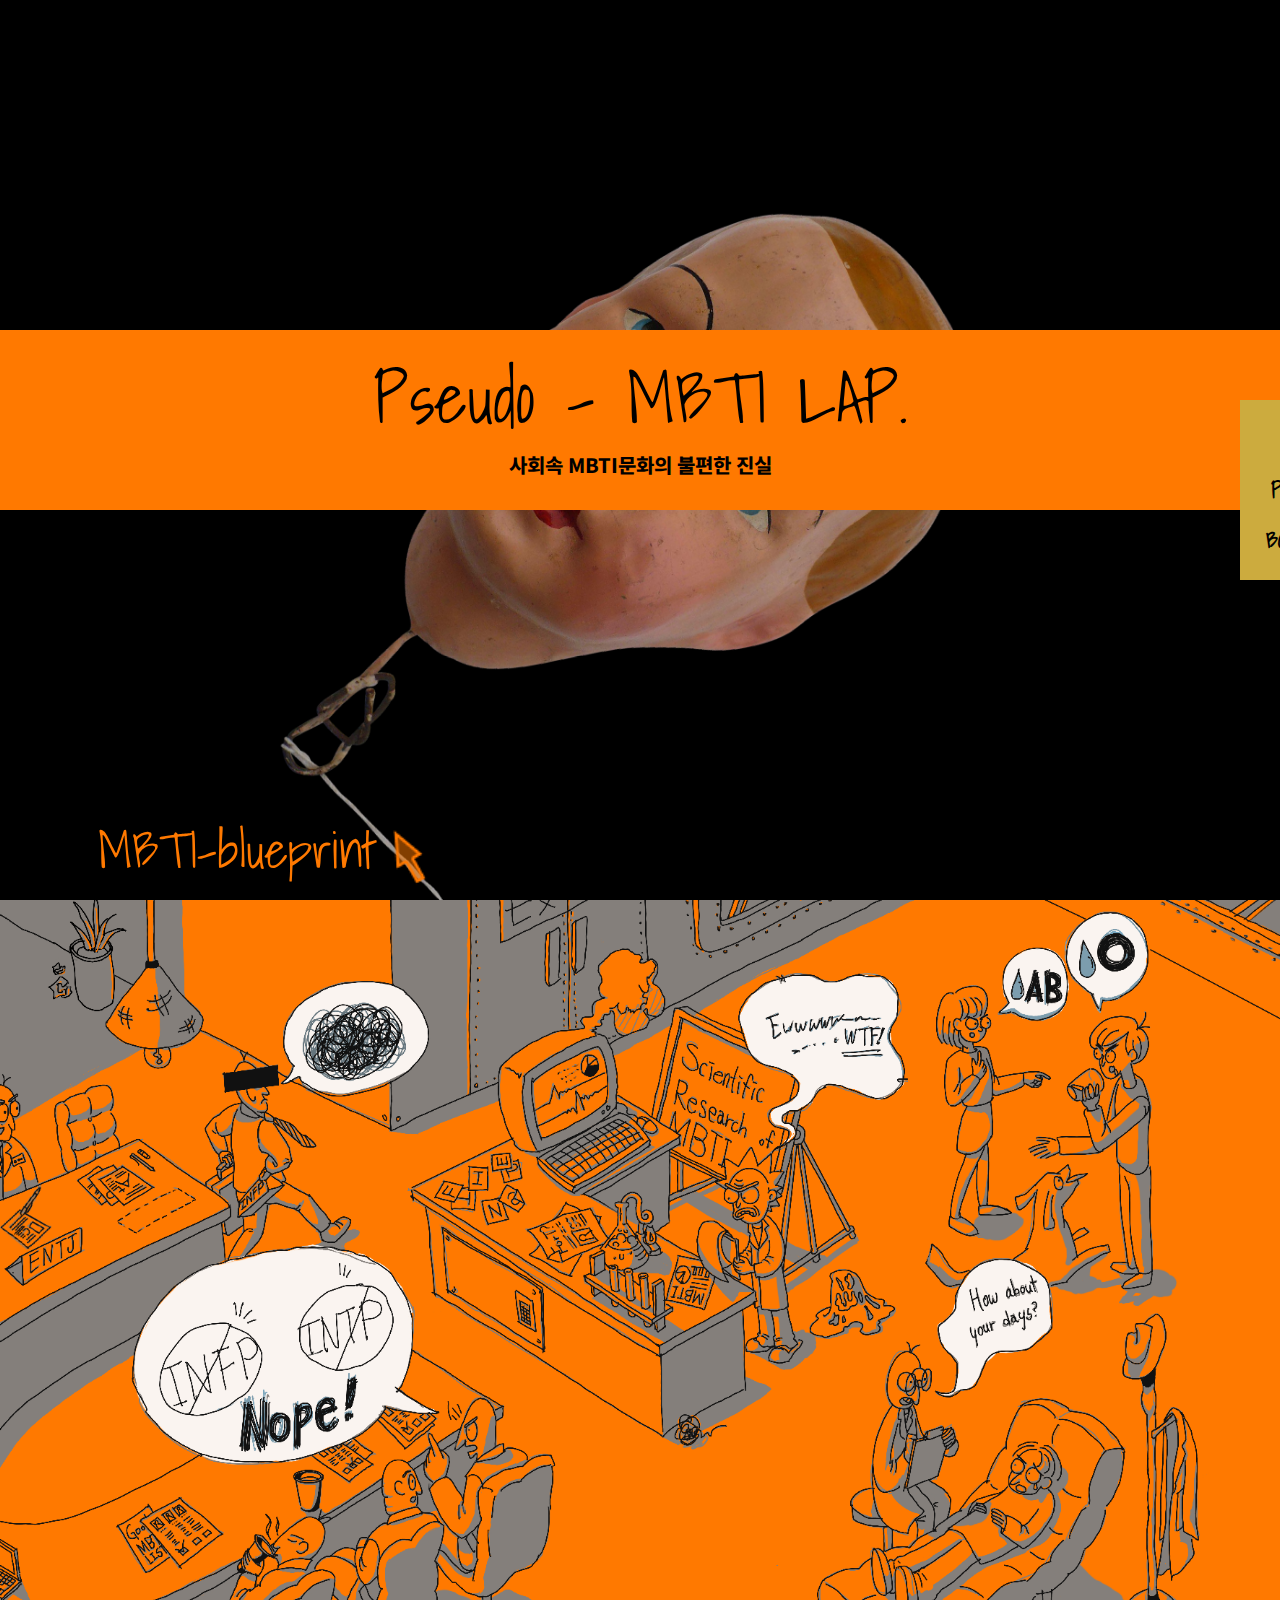
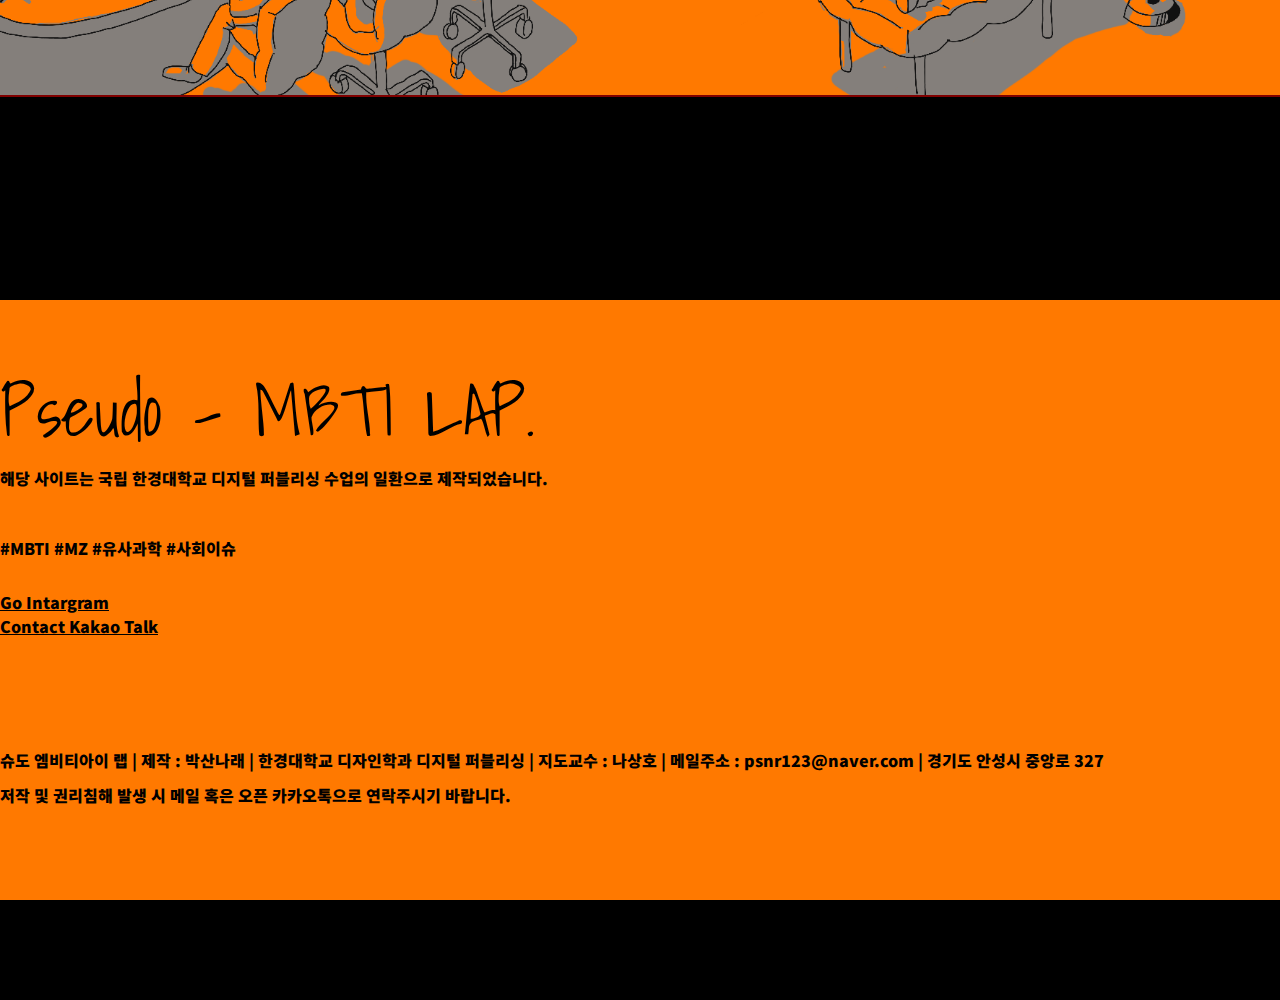
<file: index.html>
<!DOCTYPE html>
<html lang="en">
<head>
    <meta charset="UTF-8">
    <meta http-equiv="X-UA-Compatible" content="IE=edge">
    <meta name="viewport" content="width=device-width, initial-scale=1.0">
    <title>Pseudo - MBTI LAP.</title>
    <link rel="stylesheet" href="myStyle.css">
    <script src="script.js" defer></script>
    <link rel="icon" href="images/favicon.png" type="image.png">
</head>

<body>


    <div id="mainContainer">
            <div id="floatMenu2"> <img src="images/pngegg (3).png" alt="My Image" width="791.81" height="791.81">
        </div>
    
        <section id="beforeheader" clickVal = "0">
            <div class="row">
                <div class="h-300"></div>
            </div>
        </section>
        <section id="header">
            <div>
                <div id="headertitle">
                    <div class="col-6 h-50">
                    </div>
                    <div class="col-6 h-50">
                        <h1 class="text-undertitle text-35h text-en text-bl text-center">Pseudo - MBTI LAP.</h1>
                        <p class="text-overtitle text-kr text-100h text-center">사회속 MBTI문화의 불편한 진실</p>
                    </div>
                </div>
            </div>
        </section>
        <section id="beforeheader">
                <div class="row h-300"></div>
        </section>
        <div id="floatMenu">
            <ul id="menuList">
                <li clickVal = "0"class="text-en text-bsn2 text-50h" > TOP </li>
                <li clickVal = "4" class="text-en text-bsn1 text-50h" > PS.LAB </li>
                <li clickVal = "5" class="text-en text-bsn2 text-50h" > BOTTOM </li>
            </ul>
        </div>
        
        <section id="underheader" clickVal = "4">
            <div class="col-5 row h-15">
                <h1 class="text-date2 text-15h text-en text-or text-center">MBTI-blueprint
                </h1><img id="mouse" src="images/mouse.png">
            </div>
        </section>

        <section id="mainimg" clickVal = "5">
            <div class="row">
                <div class="h-792">
                    <div class="rel">
                        <div class="parent"><img class="image-fit" src="images/ss.PNG">
                                <a id="bt1" class="kids bt_custom" href="page01.html" ><img src="images/p1_hover.png"></a>
                                <a id="bt2" class="kids bt_custom" href="page01.html" ><img src="images/p2_hover.png"></a>
                                <a id="bt3" class="kids bt_custom" href="page01.html" ><img src="images/p3_hover.png"></a>
                                <a id="bt4" class="kids bt_custom" href="page01.html" ><img src="images/p4_hover.png"></a>
                        </div>

                    </div>
                
                </div>
            </div>
        </section>

        <section id="footer" clickVal = "6">
            <div class="row">
                <div>
                    <div class="col-11 h-500 bg-or">
                        <h1 class=" text-l text-en text-35h text-undertitle text-bl"><br><br></h1>
                        <h1 class="text-l text-en text-80h text-undertitle text-bl">Pseudo - MBTI LAP.</h1>
                        <br>
                        <h1 class="text-1 text-35h text-kr text-footertext text-bl">해당 사이트는 국립 한경대학교 디지털 퍼블리싱 수업의 일환으로 제작되었습니다.
                        </h1>
                        <h1 class="text-l text-35h text-en text-kr text-footertext text-bl"><br> #MBTI  #MZ #유사과학 #사회이슈</h1>
    
                        <a href="https://instagram.com/pseudo_mbtilab?igshid=YmMyMTA2M2Y=" class="text-l text-en text-20h text-kr text-footertext text-bl text-underline"> <br>Go Intargram </a>
                        <a href="https://open.kakao.com/o/gzA0fPle" class="text-l text-en text-20h text-kr text-footertext text-bl text-underline"> <br>Contact Kakao Talk</a>
                        <h1 class="text-l text-en text-35h text-kr text-footertext text-bl"><br><br><br>슈도 엠비티아이 랩 | 제작 : 박산나래 | 한경대학교 디자인학과 디지털 퍼블리싱 | 지도교수 : 나상호 | 메일주소 : psnr123@naver.com | 경기도 안성시 중앙로 327<br>
                        저작 및 권리침해 발생 시 메일 혹은 오픈 카카오톡으로 연락주시기 바랍니다.</h1>
                    </div>
                </div>
            </div>
        </section>
        <section id="underfooter">
            <div class="row">

            </div>
        </section>
        
    </div>
</body>
</html>
</file>
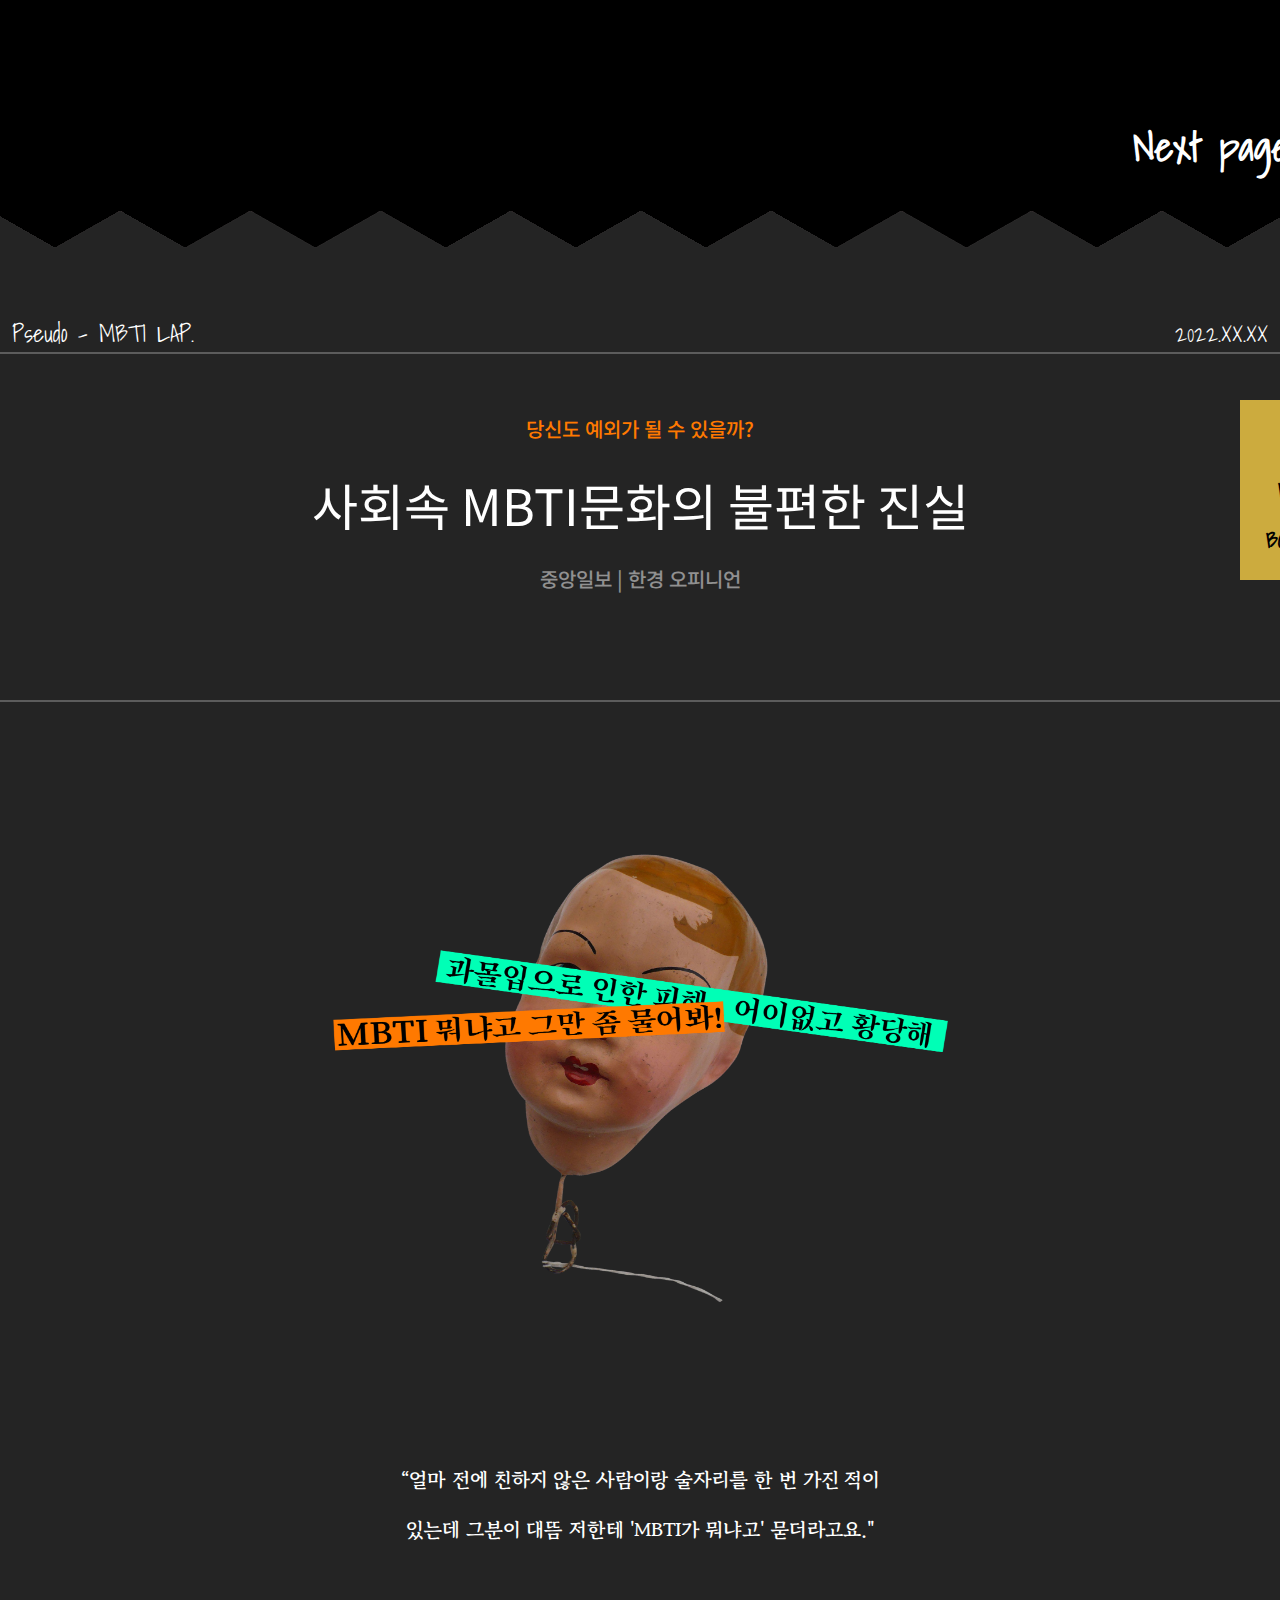
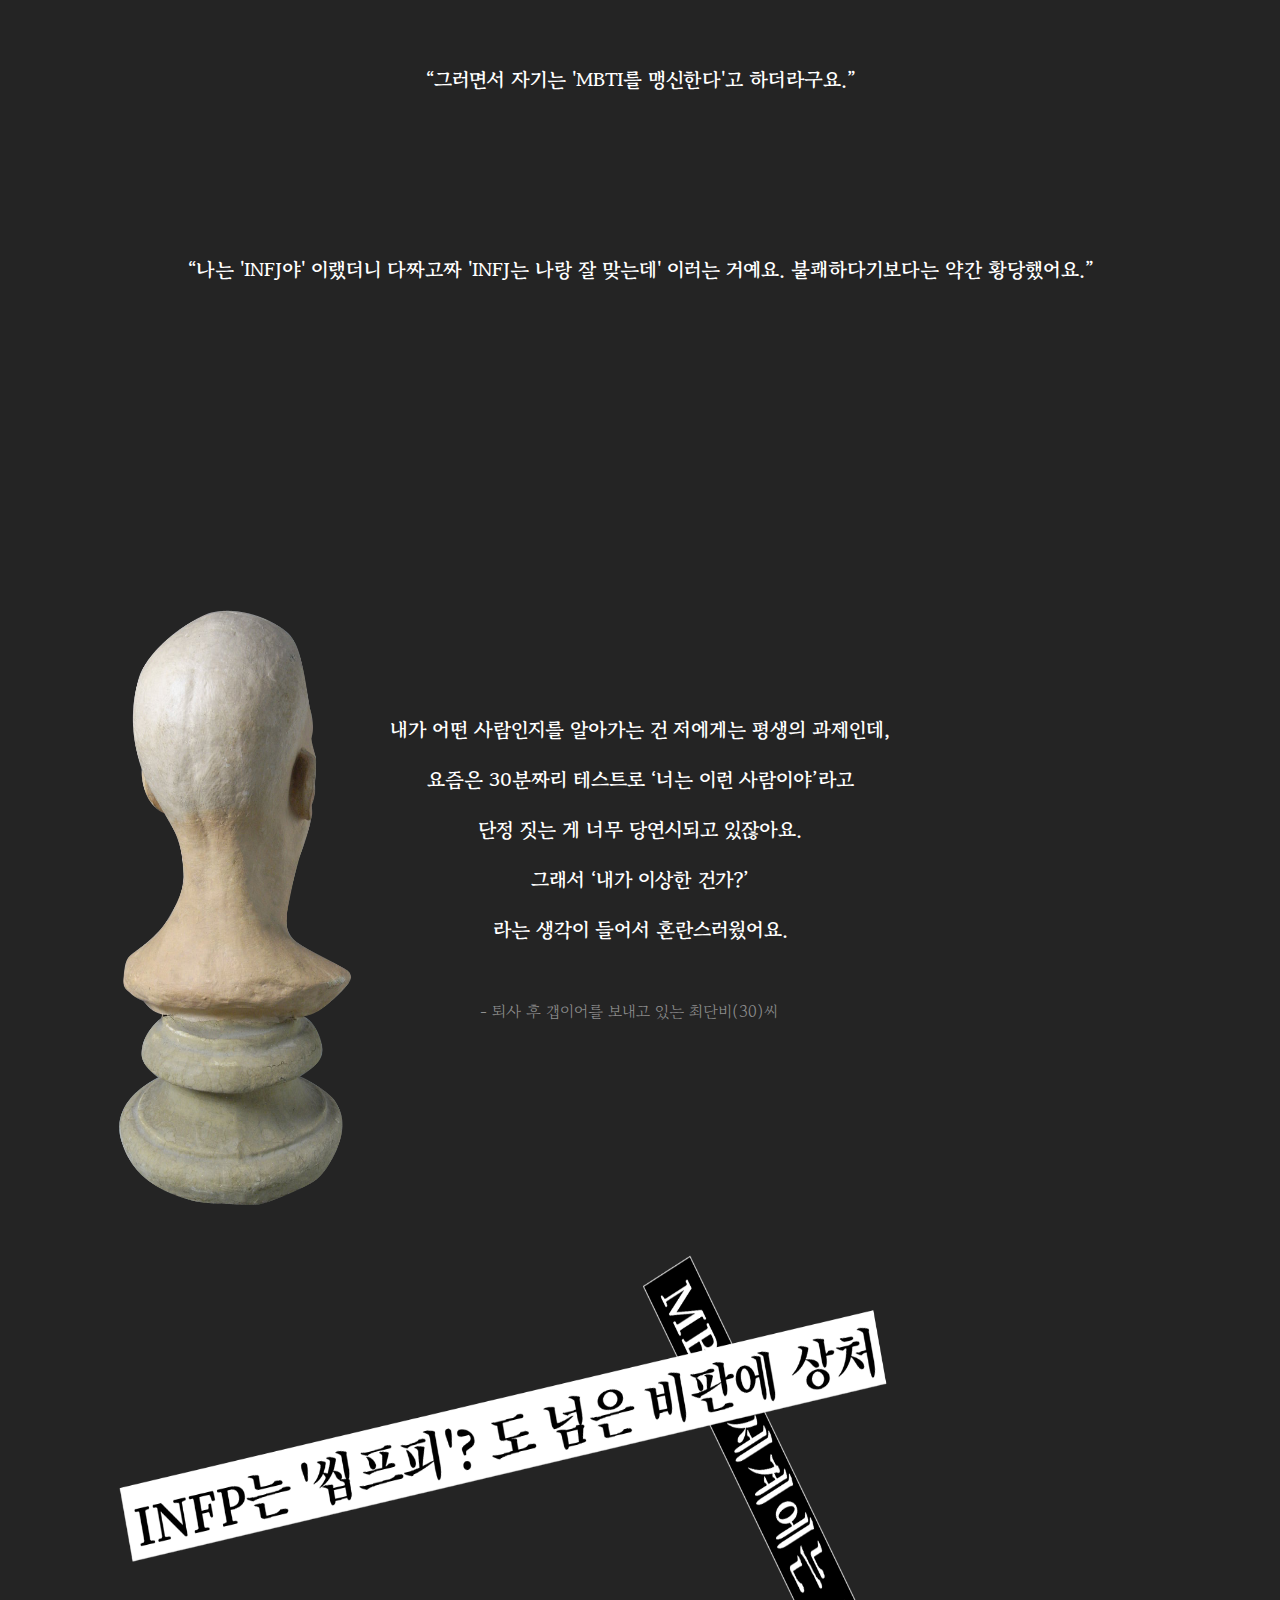
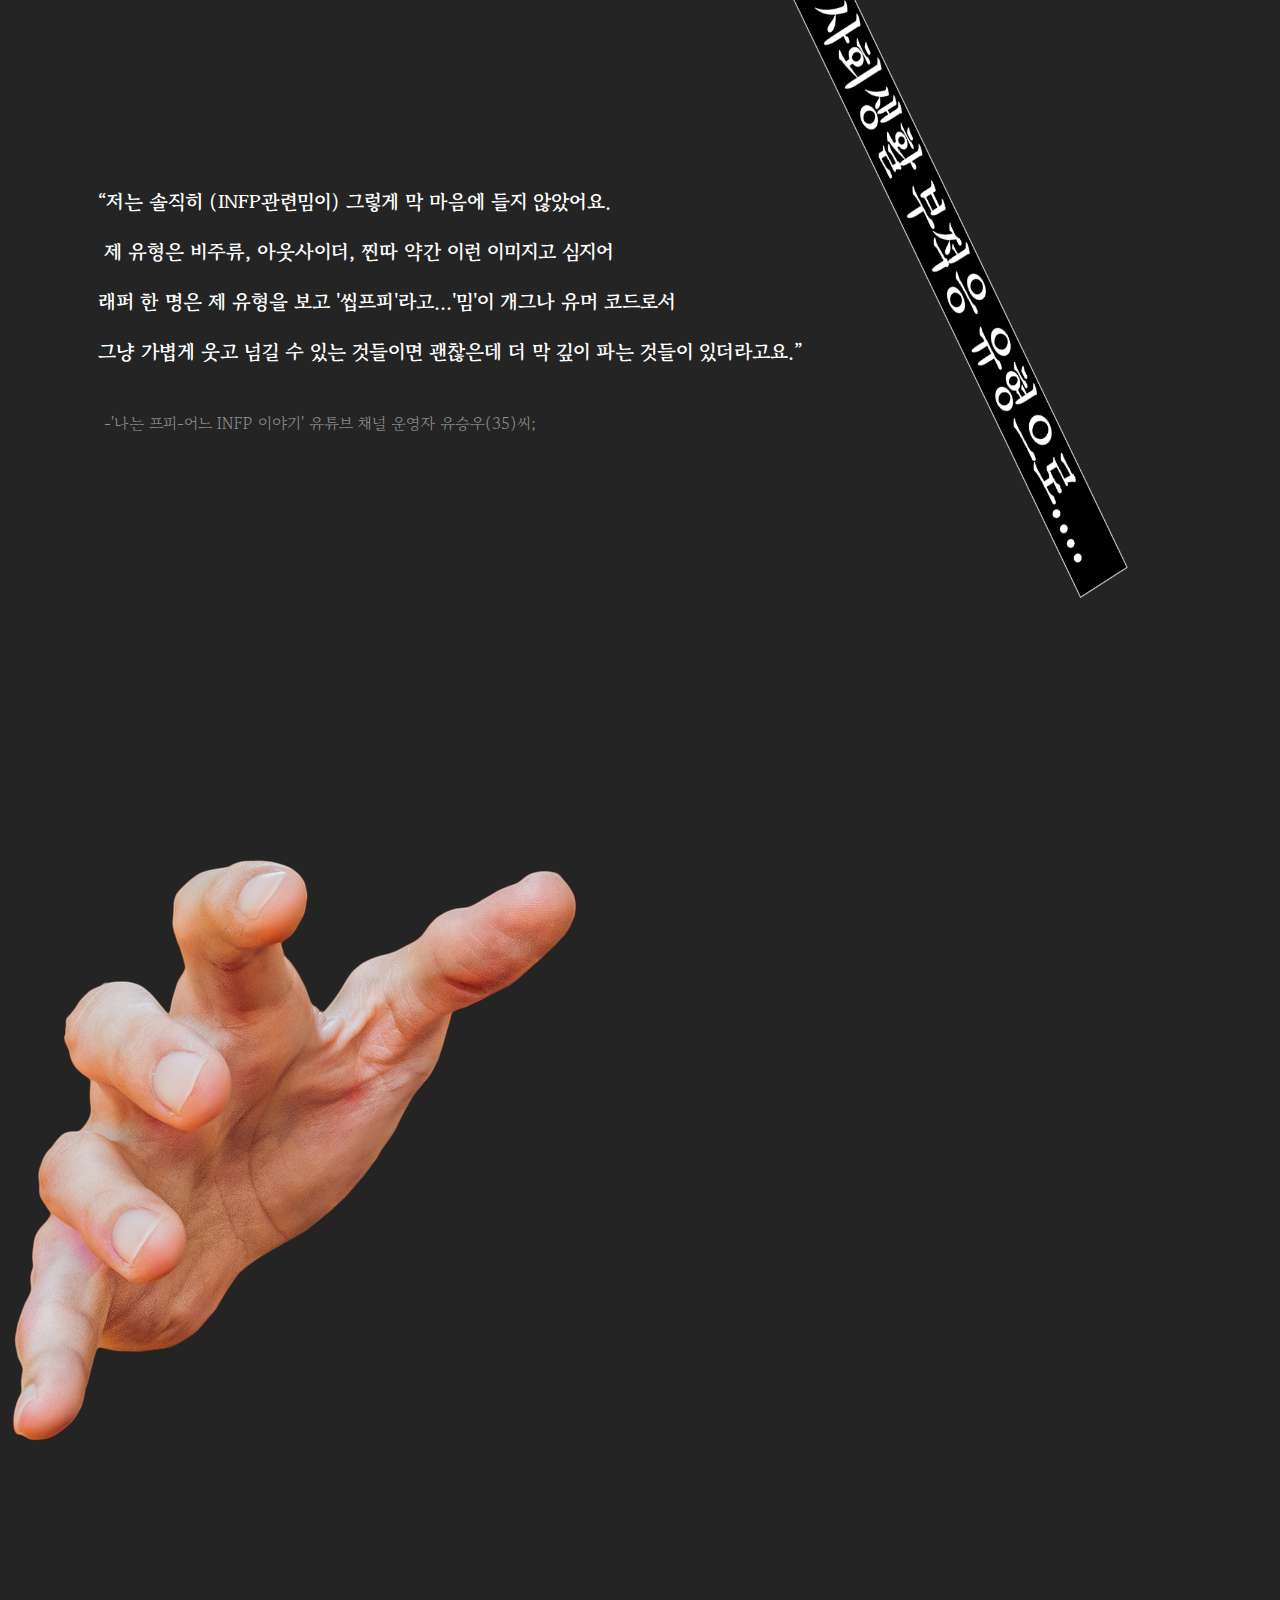
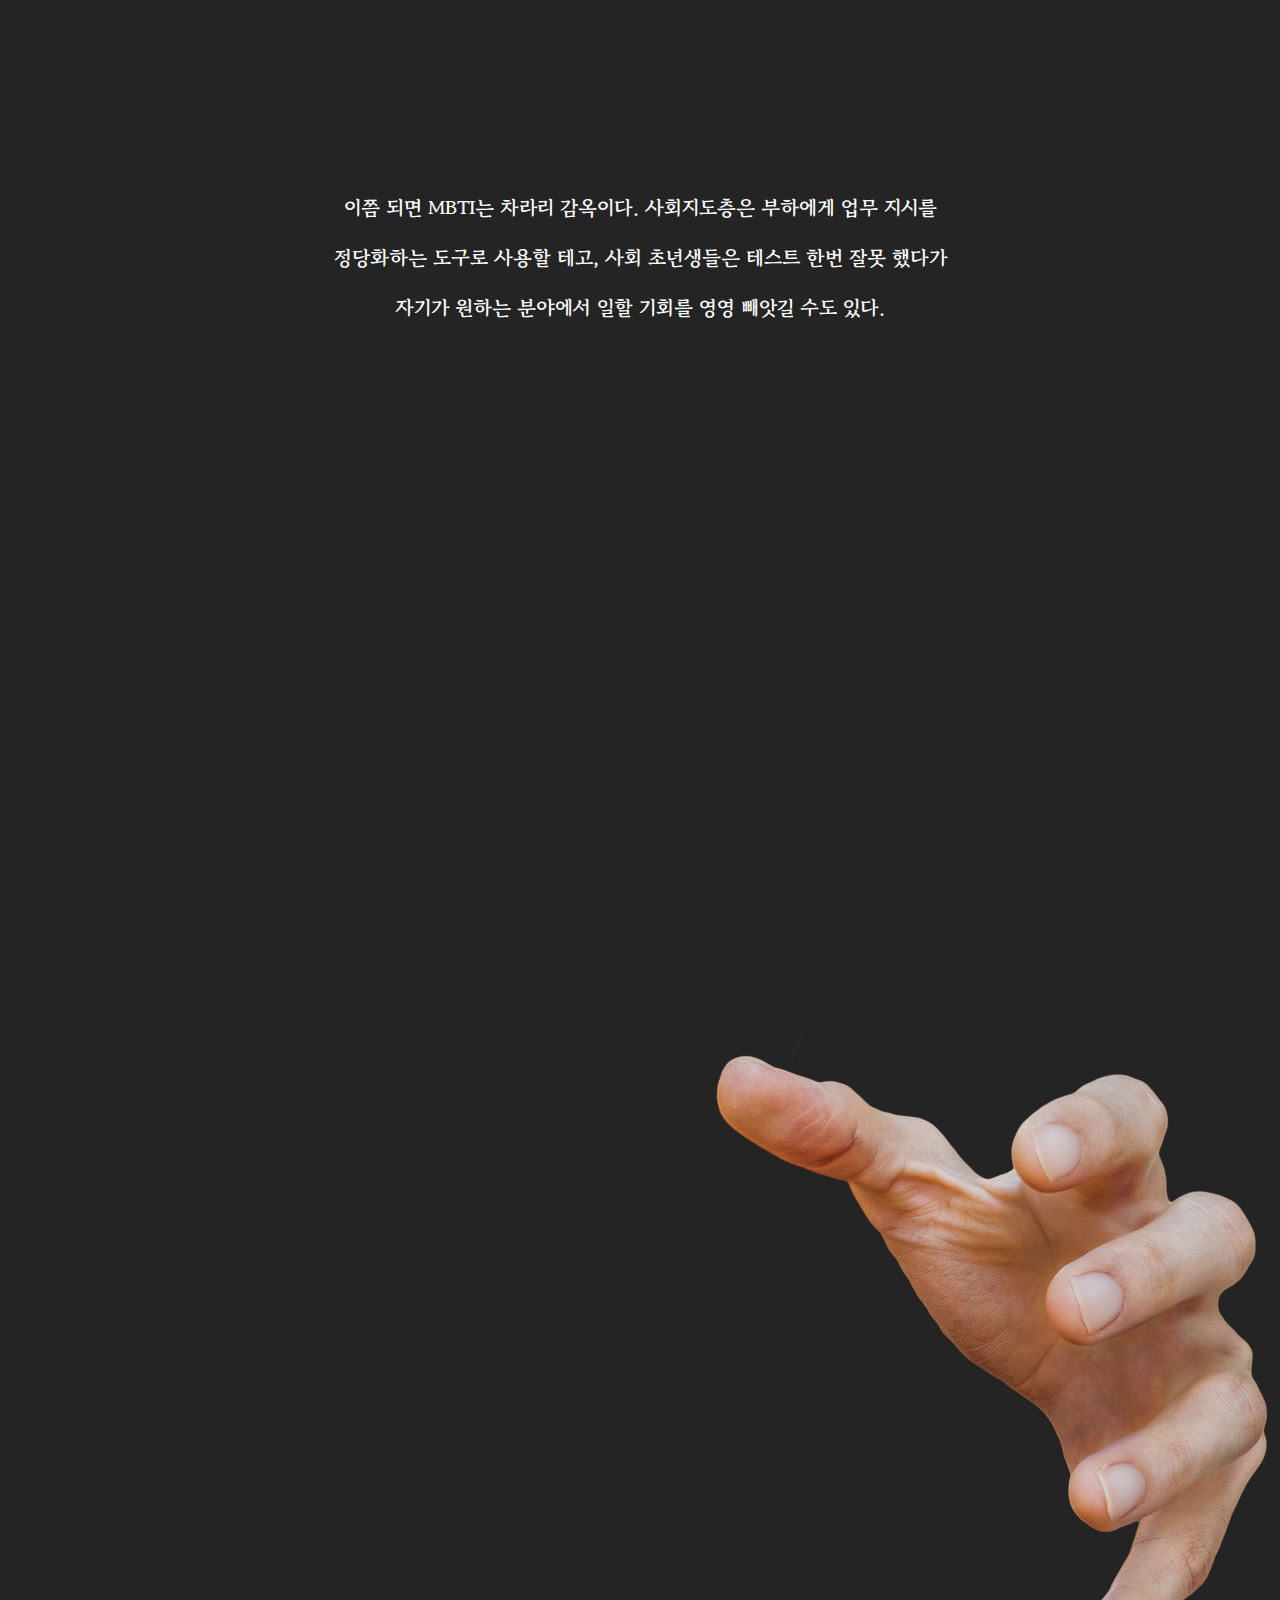
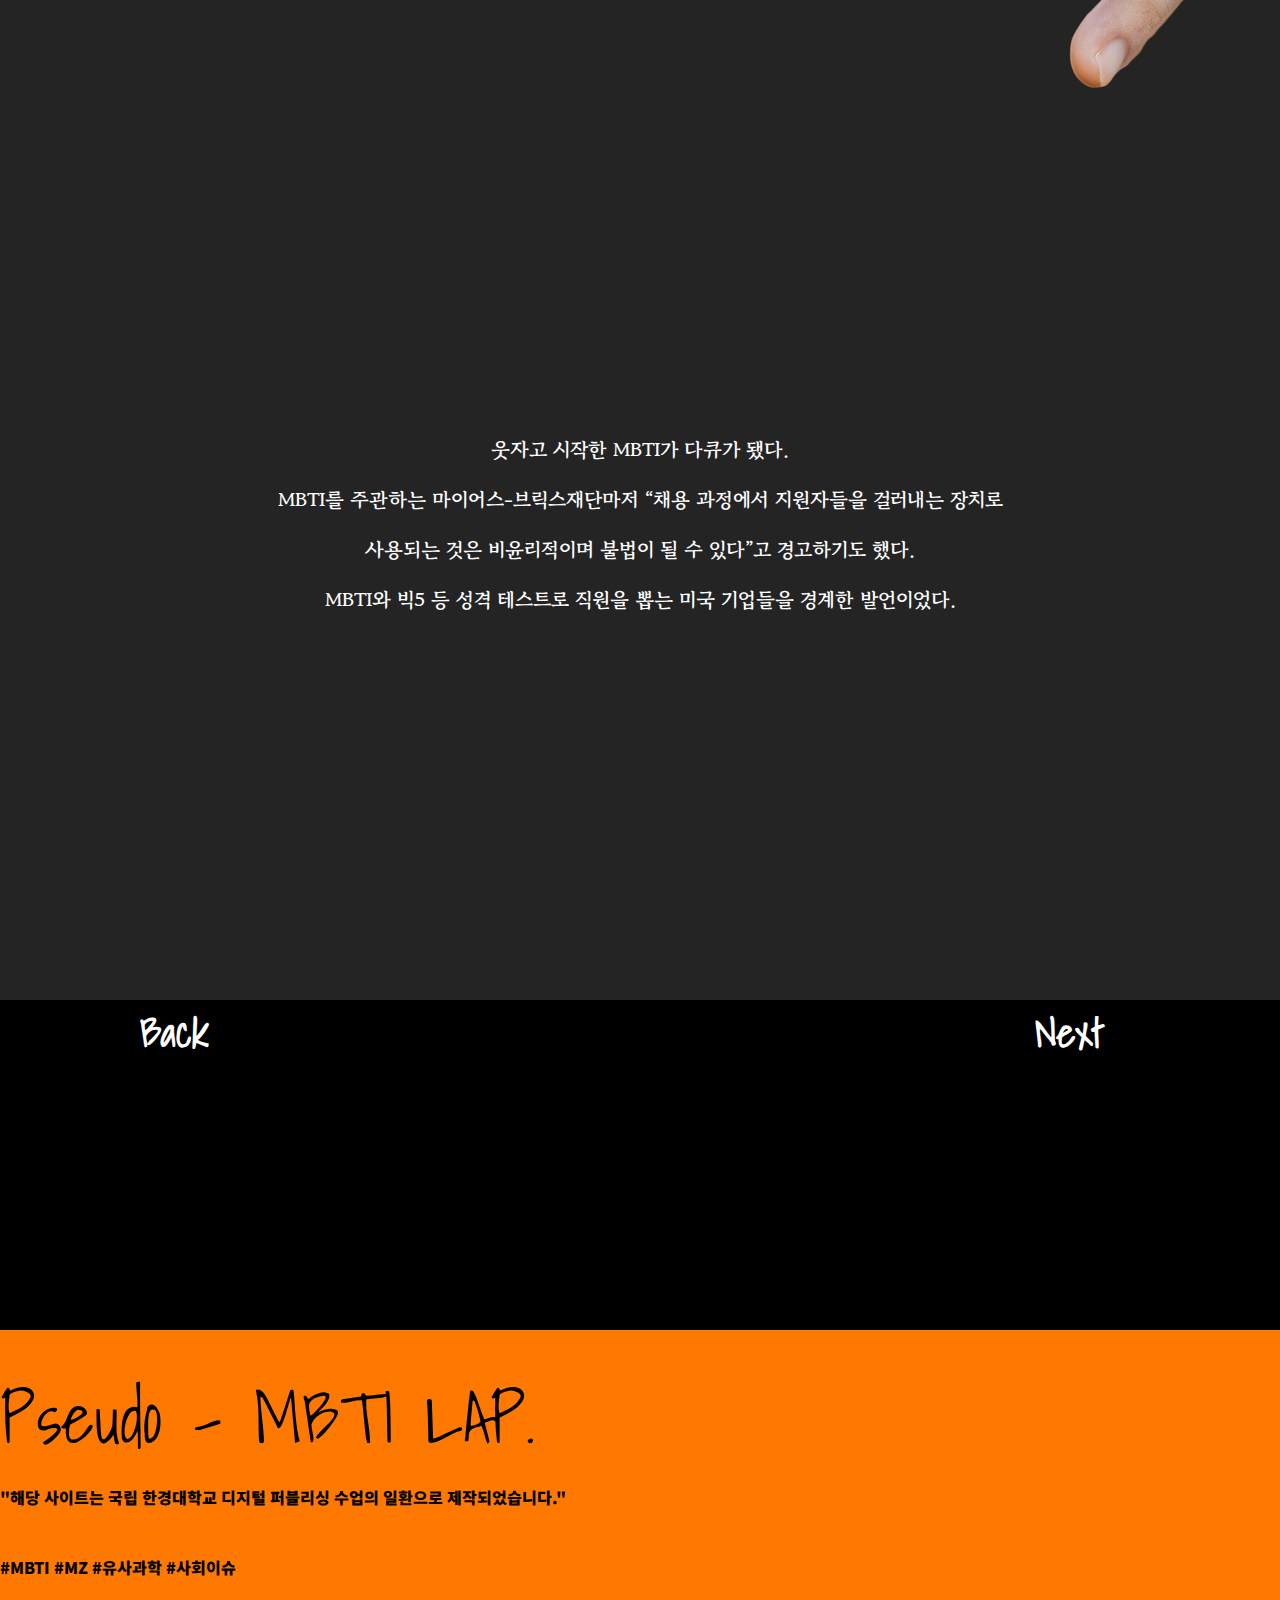
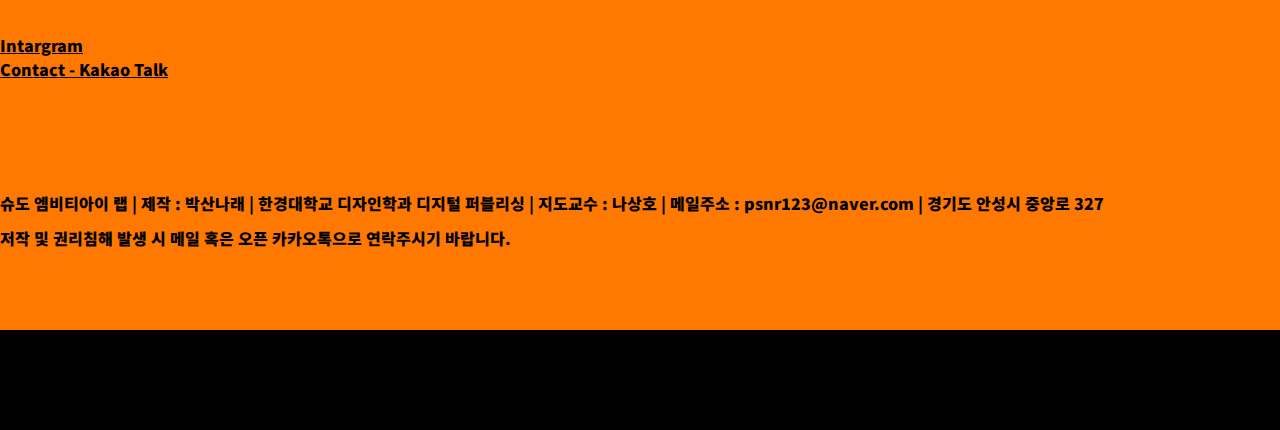
<file: page01.html>
<!DOCTYPE html>
<html lang="en">
<head>
    <meta charset="UTF-8">
    <meta http-equiv="X-UA-Compatible" content="IE=edge">
    <meta name="viewport" content="width=device-width, initial-scale=1.0">
    <title>Pseudo MBTI LAP. '유사과학의 피해자들'</title>
    <link rel="stylesheet" href="myStyle.css">
    <link rel="stylesheet2" href="myStyle.css">
    <script src="script.js" defer></script>
    <link rel="icon" href="images/favicon.png" type="image.png">
</head>

<body>


    <div id="mainContainer">
        <section id="head">
            <!--<input type="button" value="Before" onclick="location.href='.html'"> -->
            <div class="h-50">
            </div>
            <div id="sidemap"class="h-50">
                <div class="col-6 bg-gray" style="text-align: right;">
                <a  href = "page02.html" class="text-en text-20h text-en text-title text-wt" style = "text-decoration:none;"> <br>Next page </a>
                </div>
            </div>
<!-- 이곳은 헤더 위의 여백입니다-->
            <section id="beforeheadergr" clickVal = "0">
            </section>
<!-- 이곳은 헤더 입니다-->
            <section id="header2" clickVal = "1">
                <div class="h-150 col-6">
                    <div class="h-100 ">
                        <div class="col-6 h-50">
                            <div style="vertical-align:bottom;">
                                <a href = "index.html" class="col-3 text-en text-20h text-date text-wt" style = "text-decoration:none; float:left;"><br><br><br>&nbsp&nbspPseudo - MBTI LAP. </a>
                                <div style="text-align: right;">
                                    <p class="col-3 text-en text-20h text-date text-wt" style = "text-decoration:none; display:inline-block;"> <br><br><br>2022.XX.XX &nbsp </p>
                                </div>
                            </div>
                        </div>
                    </div>
                <div>
                    <div id="headertitle">
                        
                        <div>
                            <hr class = "front"style="border: solid 0.5px rgb(92, 92, 92); width: 1300px;">
                        </div>
                        <div class="col-6 h-200">
                            <h1 class="text-overtitle2 text-or text-kr text-50h text-center"><br></h1>
                            <h1 class="text-overtitle2 text-or text-kr text-50h text-center">당신도 예외가 될 수 있을까?</h1>
                            <p class="text-date2 text-kr text-100h text-wt text-center">사회속 MBTI문화의 불편한 진실</p>
                            <p class="text-overtitle2 text-kr text-50h text-twt text-center">중앙일보 | 한경 오피니언</p>
                        </div>
                        <div class="col-6 h-200">

                        </div>
                    </div>
                
                </div>
            </section>
        </section>



    <!-- 이곳은 메뉴바 입니다-->
        <div id="floatMenu">
            <ul id="menuList">
                <li clickVal = "0"class="text-en text-bsn2 text-50h" > TOP </li>
                <a href="index.html" class="text-en text-bsn1 text-bl text-50h" > BACK </a>
                <li clickVal = "3" class="text-en text-bsn2 text-50h" > BOTTOM </li>
            </ul>
        </div>

<!-- 이곳은 메인 입니다-->
        <section id="main-paper">
            <div class="h-100">

            </div>
            <div>
                <hr class ="front" style="border: solid 0.5px rgb(92, 92, 92); width: 100%; top: 800px;">
            </div>
            <div class="h300">
                <div class="col-6 bg-gray" style="text-align: right;">
                <p><br><br><br><br><br><br><br><br><br><br><br><br><br></p>
                </div>
            </div>
<!-- article01-->
            <div class="col-6 h-600 center" style="text-align: center;">
                <img src="images\mixedone.png" alt="ThemeImage" style="width: 625px; height: 495px;">
            </div>
            <div class="h-200">
                <div class="col-6 bg-gray" style="text-align: center;">
                    <p class="text-n text-wt text-50h text-kr2"> “얼마 전에 친하지 않은 사람이랑 술자리를 한 번 가진 적이<br>
                        있는데 그분이 대뜸 저한테 'MBTI가 뭐냐고' 묻더라고요."
                </div>
            </div>

            <div class="h-200">
                <div class="col-6 bg-gray" style="text-align: center;">
                    <p class="text-n text-wt text-50h text-kr2"> “그러면서 자기는 'MBTI를 맹신한다'고 하더라구요.”
                </div>
            </div>

            <div class="h-300">
                <div class="col-6 bg-gray" style="text-align: center;">
                    <p class="text-n text-wt text-kr2"> “나는 'INFJ야' 이랬더니 다짜고짜 'INFJ는 나랑 잘 맞는데' 이러는 거예요. 불쾌하다기보다는 약간 황당했어요.”
                </div>
            </div>

            <div class="h-1400  outer style="text-align: center;">
                <div class="col-6 bg-gray bottom2" style="text-align: center;">
                    <p class="text-n text-wt text-50h text-kr2"> 내가 어떤 사람인지를 알아가는 건 저에게는 평생의 과제인데, <br>
                        요즘은 30분짜리 테스트로 ‘너는 이런 사람이야’라고<br> 단정 짓는 게 너무 당연시되고 있잖아요. <br>
                        
                        그래서 ‘내가 이상한 건가?’<br>
                        라는 생각이 들어서 혼란스러웠어요.<br><br><br>
                </div>
                <img src="images\pngegg (2).png" alt="ThemeImage" style="width: 480px; height: 700px;">
                <div class="col-6 bg-gray topright2" style="text-align: right;">
                    <p class="text-sn text-twt text-kr2"> - 퇴사 후 갭이어를 보내고 있는 최단비(30)씨 &nbsp &nbsp &nbsp &nbsp &nbsp;
                </div>
            </div>

<!-- article01-->

<!-- article02-->
            <div class="col-6 bg-gray" style="text-align: left;">
                <p class="text-sn text-twt text-kr2"><br>
                <br>
                <br></p>
            </div>


            <div class="h-300  outer">
                <div class="bottom">
                    <p class= "text-n text-wt text-50h text-kr2" style="text-align: left;">   &nbsp &nbsp &nbsp &nbsp &nbsp&nbsp &nbsp &nbsp &nbsp &nbsp“저는 솔직히 (INFP관련밈이) 그렇게 막 마음에 들지 않았어요.  &nbsp &nbsp &nbsp &nbsp &nbsp&nbsp &nbsp &nbsp &nbsp &nbsp<br> &nbsp &nbsp &nbsp &nbsp &nbsp  &nbsp &nbsp &nbsp &nbsp &nbsp제 유형은 비주류, 아웃사이더, 찐따 약간 이런 이미지고 심지어<br>
                        &nbsp &nbsp &nbsp &nbsp &nbsp&nbsp &nbsp &nbsp &nbsp &nbsp래퍼 한 명은 제 유형을 보고 '씹프피'라고...'밈'이 개그나 유머 코드로서<br>
                        &nbsp &nbsp &nbsp &nbsp &nbsp&nbsp &nbsp &nbsp &nbsp &nbsp그냥 가볍게 웃고 넘길 수 있는 것들이면 괜찮은데 더 막 깊이 파는 것들이 있더라고요.”</p>
                </div>
                <img src="images\mixedone2.png" alt="ThemeImage" style="width: 1200px; height: 1200px;">
                
                <div class="topright">
                    <div class="col-6 bg-gray" style="text-align: left;">
                        <p class="text-sn text-twt text-kr2"> -'나는 프피-어느 INFP 이야기' 유튜브 채널 운영자 유승우(35)씨;
                    </div>
                </div>
                
                <div class="h-100">
                    <div class="col-6 bg-gray" style="text-align: right;">
                    
                    </div>
                </div>
            </div>



            <div class="h-792">
                <div class="col-6 bg-gray" style="text-align: right;">
                <p><br><br><br><br><br><br><br><br><br><br><br><br><br></p>
                </div>
            </div>


            <img src="images/Reft_hand.png" alt="ThemeImage" style="width: 600 px; height: 712px;">

            <div class="h-1400 outer" style="text-align: right;">
                <div class="col-6 bg-gray bottom2" style="text-align: center;">
                    <p class="text-n text-wt text-50h text-kr2"> 이쯤 되면 MBTI는 차라리 감옥이다. 사회지도층은 부하에게 업무 지시를<br> 정당화하는 도구로 사용할 테고, 사회 초년생들은 테스트 한번 잘못 했다가<br>
                        자기가 원하는 분야에서 일할 기회를 영영 빼앗길 수도 있다. <br><br><br></p>
                </div>
            </div>

            <div class="h-792">
                <div class="col-6 bg-gray" style="text-align: right;">
                <p><br><br><br><br><br><br><br><br><br><br><br><br><br></p>
                </div>
            </div>
            


            <div class="h-700 outer" style="text-align: center;">
                <div class="col-6 bg-gray bottom3" style="text-align: center;">
            <img src="images/Right_hand.png" alt="ThemeImage" style="width: 600 px; height: 712px;">
                </div>
            </div>


            <div class="h-700 outer" style="text-align: center;">
                <div class="col-6 bg-gray bottom2" style="text-align: center;">
                    <p class="text-n text-wt text-50h text-kr2"> 웃자고 시작한 MBTI가 다큐가 됐다.<br>
                        MBTI를 주관하는 마이어스-브릭스재단마저 “채용 과정에서 지원자들을 걸러내는 장치로<br>
                        사용되는 것은 비윤리적이며 불법이 될 수 있다”고 경고하기도 했다.<br>
                        MBTI와 빅5 등 성격 테스트로 직원을 뽑는 미국 기업들을 경계한 발언이었다.</p>
                </div>
            </div>




        </section>

<!-- 이곳은 메인 푸터 사이 여백 입니다-->
        <section id="beforefooter">
            <div class="col-6 h-50">
                <div id="sidemap" style="vertical-align:bottom;">
                    <a href = "index.html" class="col-3 text-en text-20h text-en text-title text-wt" style = "text-decoration:none; float:left;">Back</a>
                    <div style="text-align: right;">
                        <a href = "page02.html" class="col-3 text-en text-20h text-en text-title text-wt" style = "text-decoration:none; display:inline-block;">Next &nbsp </a>
                    </div>
                </div>
            </div>
        </section>


<!-- 이곳은 푸터입니다-->
        <section id="footer" clickVal = "3">
            <div class="row">
                <div>
                    <div class="col-11 h-500 bg-or">
                        <h1 class="text-l text-en text-35h text-undertitle text-bl"><br><br></h1>
                        <a  href = "index.html"class="text-l text-en text-35h text-undertitle text-bl" style = "text-decoration:none;">Pseudo - MBTI LAP.</h1>
                        <br>
                        <h1 class="text-1 text-35h text-kr text-footertext text-bl"><br>"해당 사이트는 국립 한경대학교 디지털 퍼블리싱 수업의 일환으로 제작되었습니다."
                        </h1>
                        <h1 class="text-l text-35h text-en text-kr text-footertext text-bl"><br> #MBTI  #MZ #유사과학 #사회이슈</h1>

                        <a href="https://instagram.com/pseudo_mbtilab?igshid=YmMyMTA2M2Y=" class="text-l text-en text-20h text-kr text-footertext text-bl text-underline"> <br>Intargram</a>
                        <a href="https://open.kakao.com/o/gzA0fPle" class="text-l text-en text-20h text-kr text-footertext text-bl text-underline"> <br>Contact - Kakao Talk </a>
                        <h1 class="text-l text-en text-35h text-kr text-footertext text-bl"><br><br><br>슈도 엠비티아이 랩 | 제작 : 박산나래 | 한경대학교 디자인학과 디지털 퍼블리싱 | 지도교수 : 나상호 | 메일주소 : psnr123@naver.com | 경기도 안성시 중앙로 327<br>
                        저작 및 권리침해 발생 시 메일 혹은 오픈 카카오톡으로 연락주시기 바랍니다.</h1>
                    </div>
                </div>
            </div>
        </section>

<!-- 이곳은 푸터 아래 여백입니다-->
        <section id="underfooter">
            <div class="row">

            </div>
        </section>
    </div>

</body>
</html>
</file>
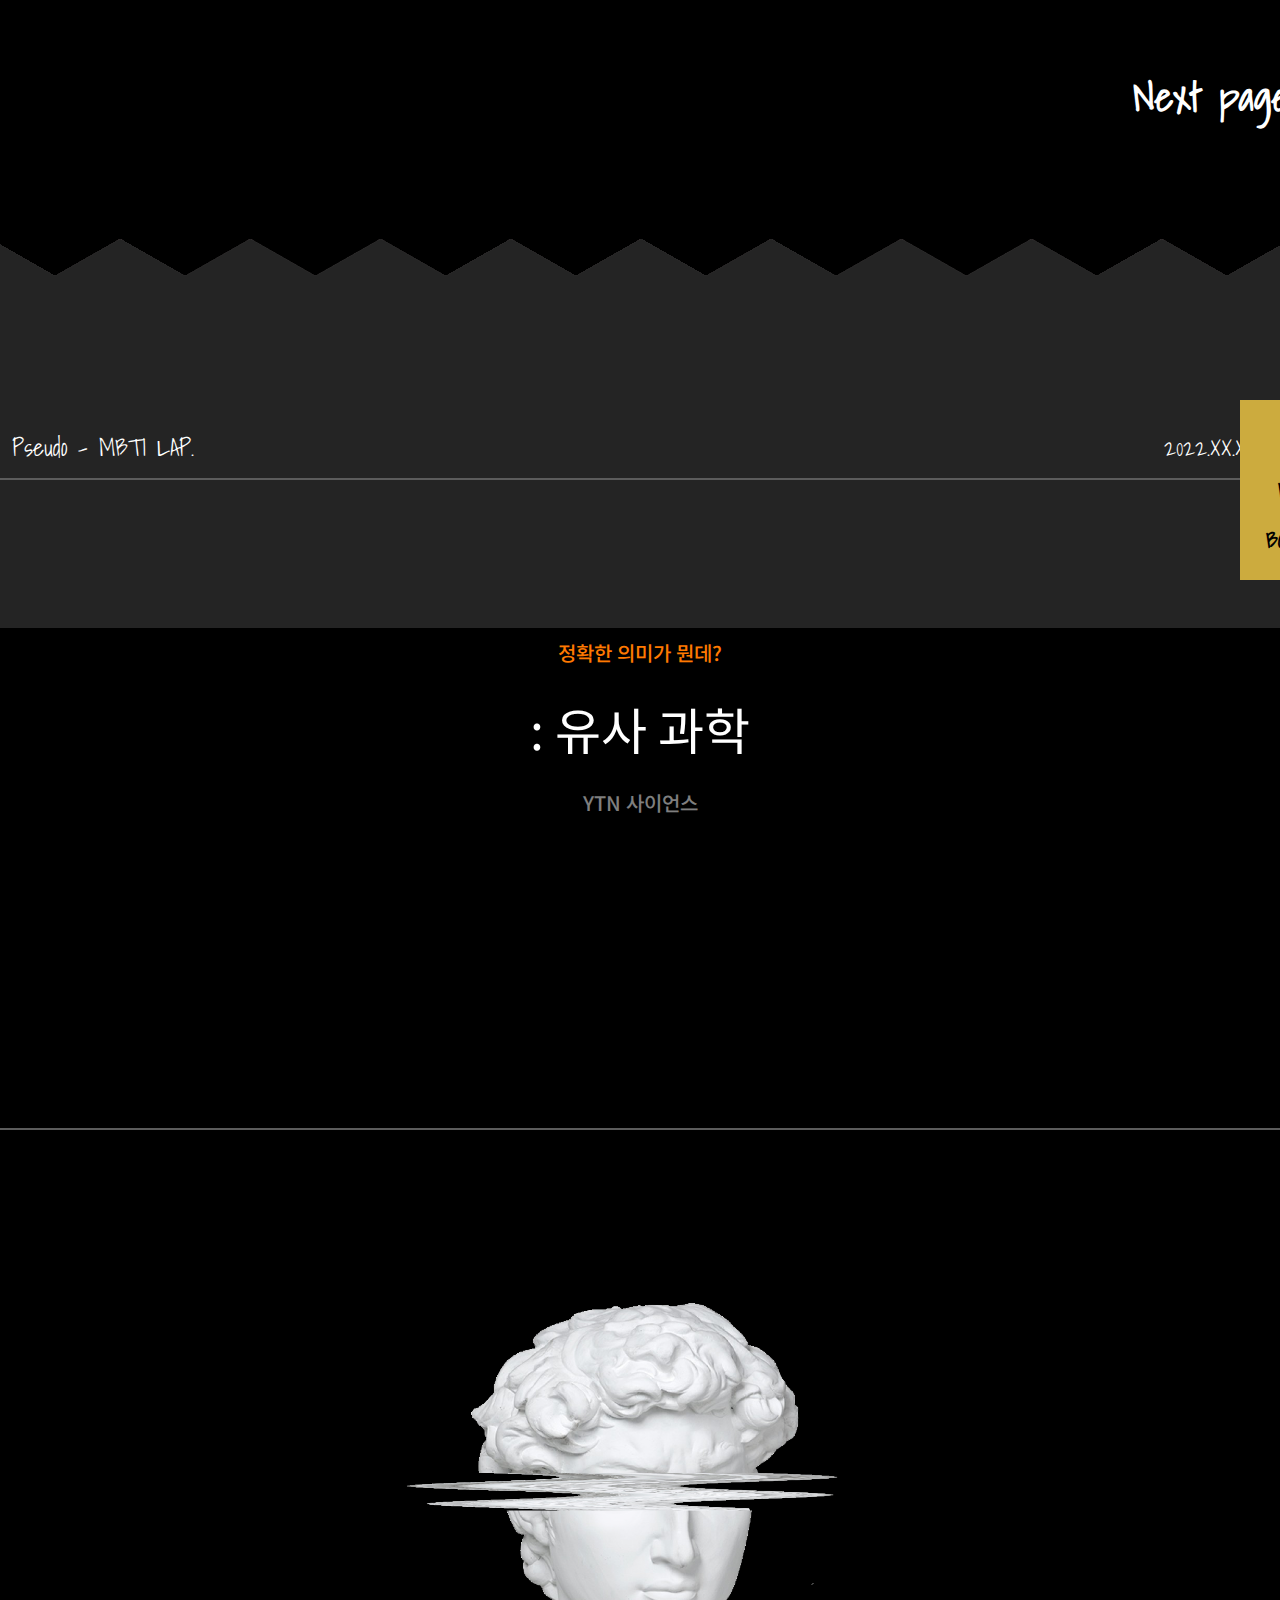
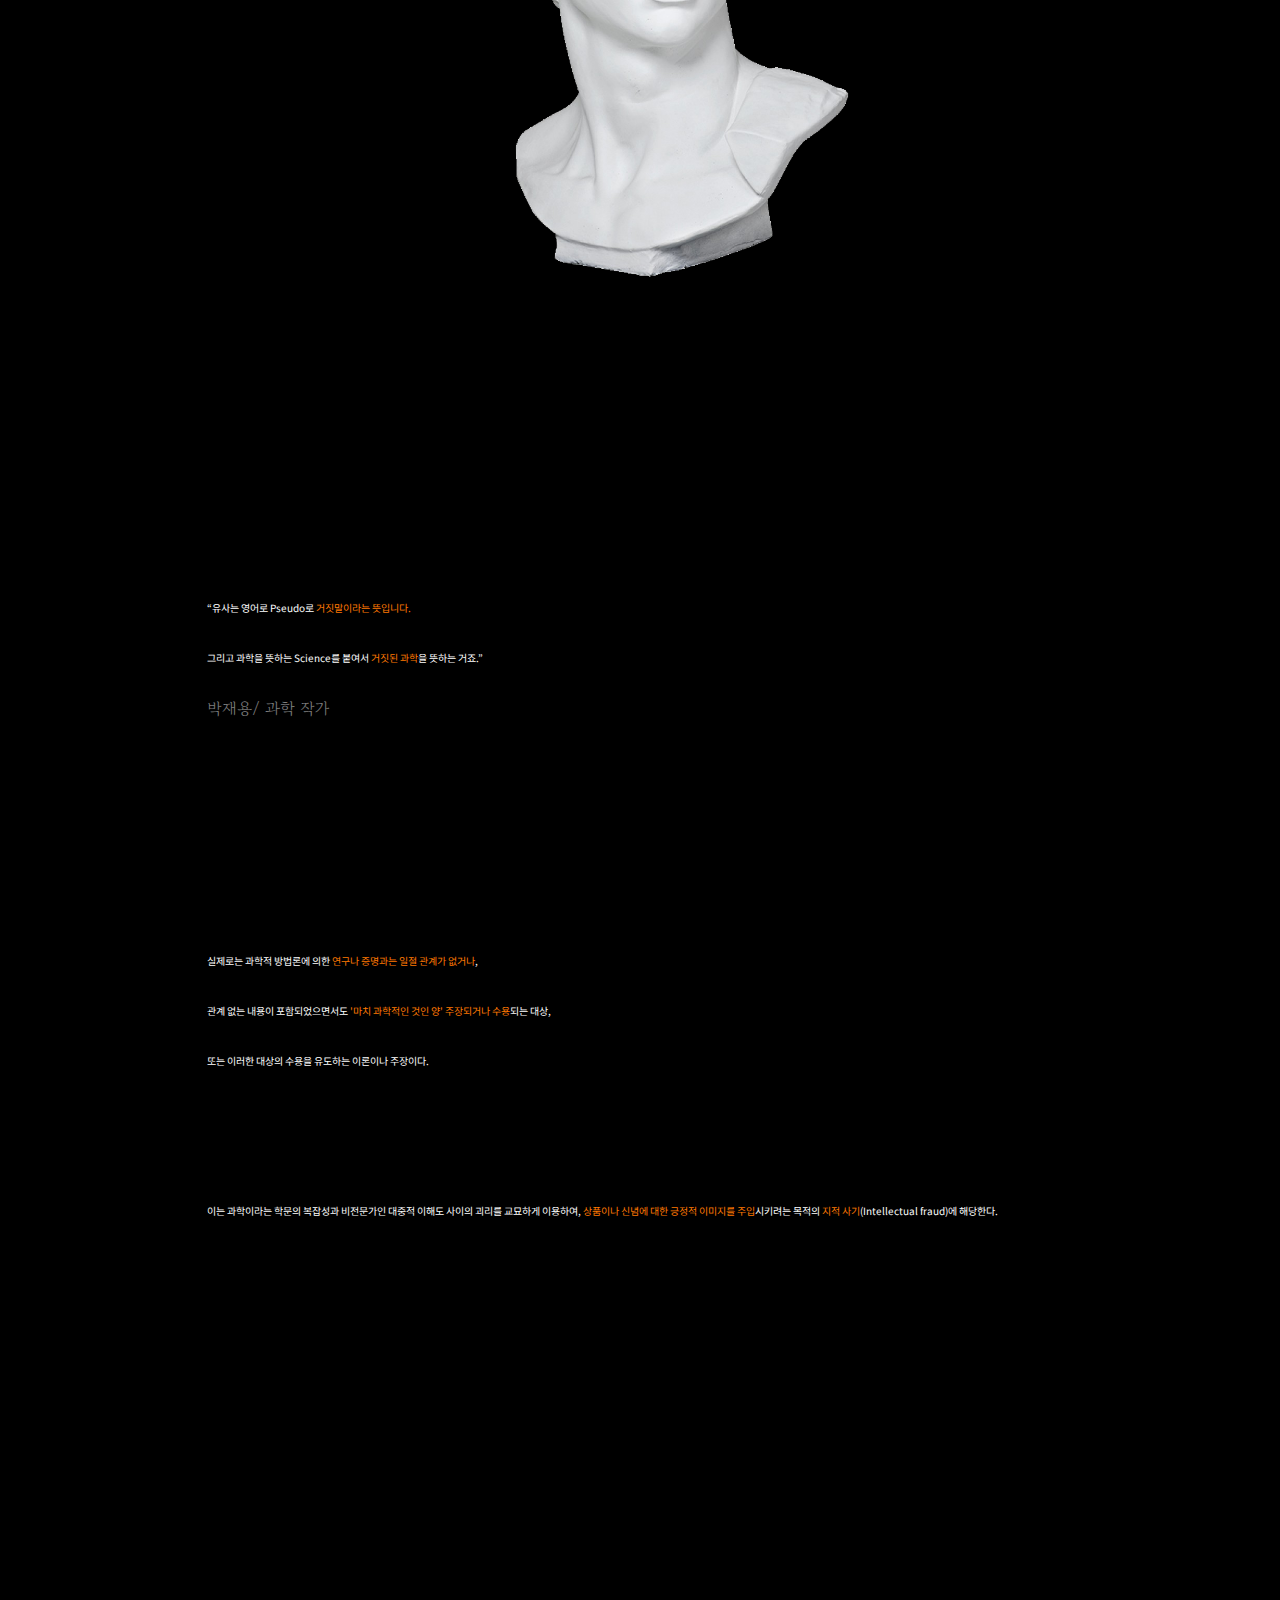
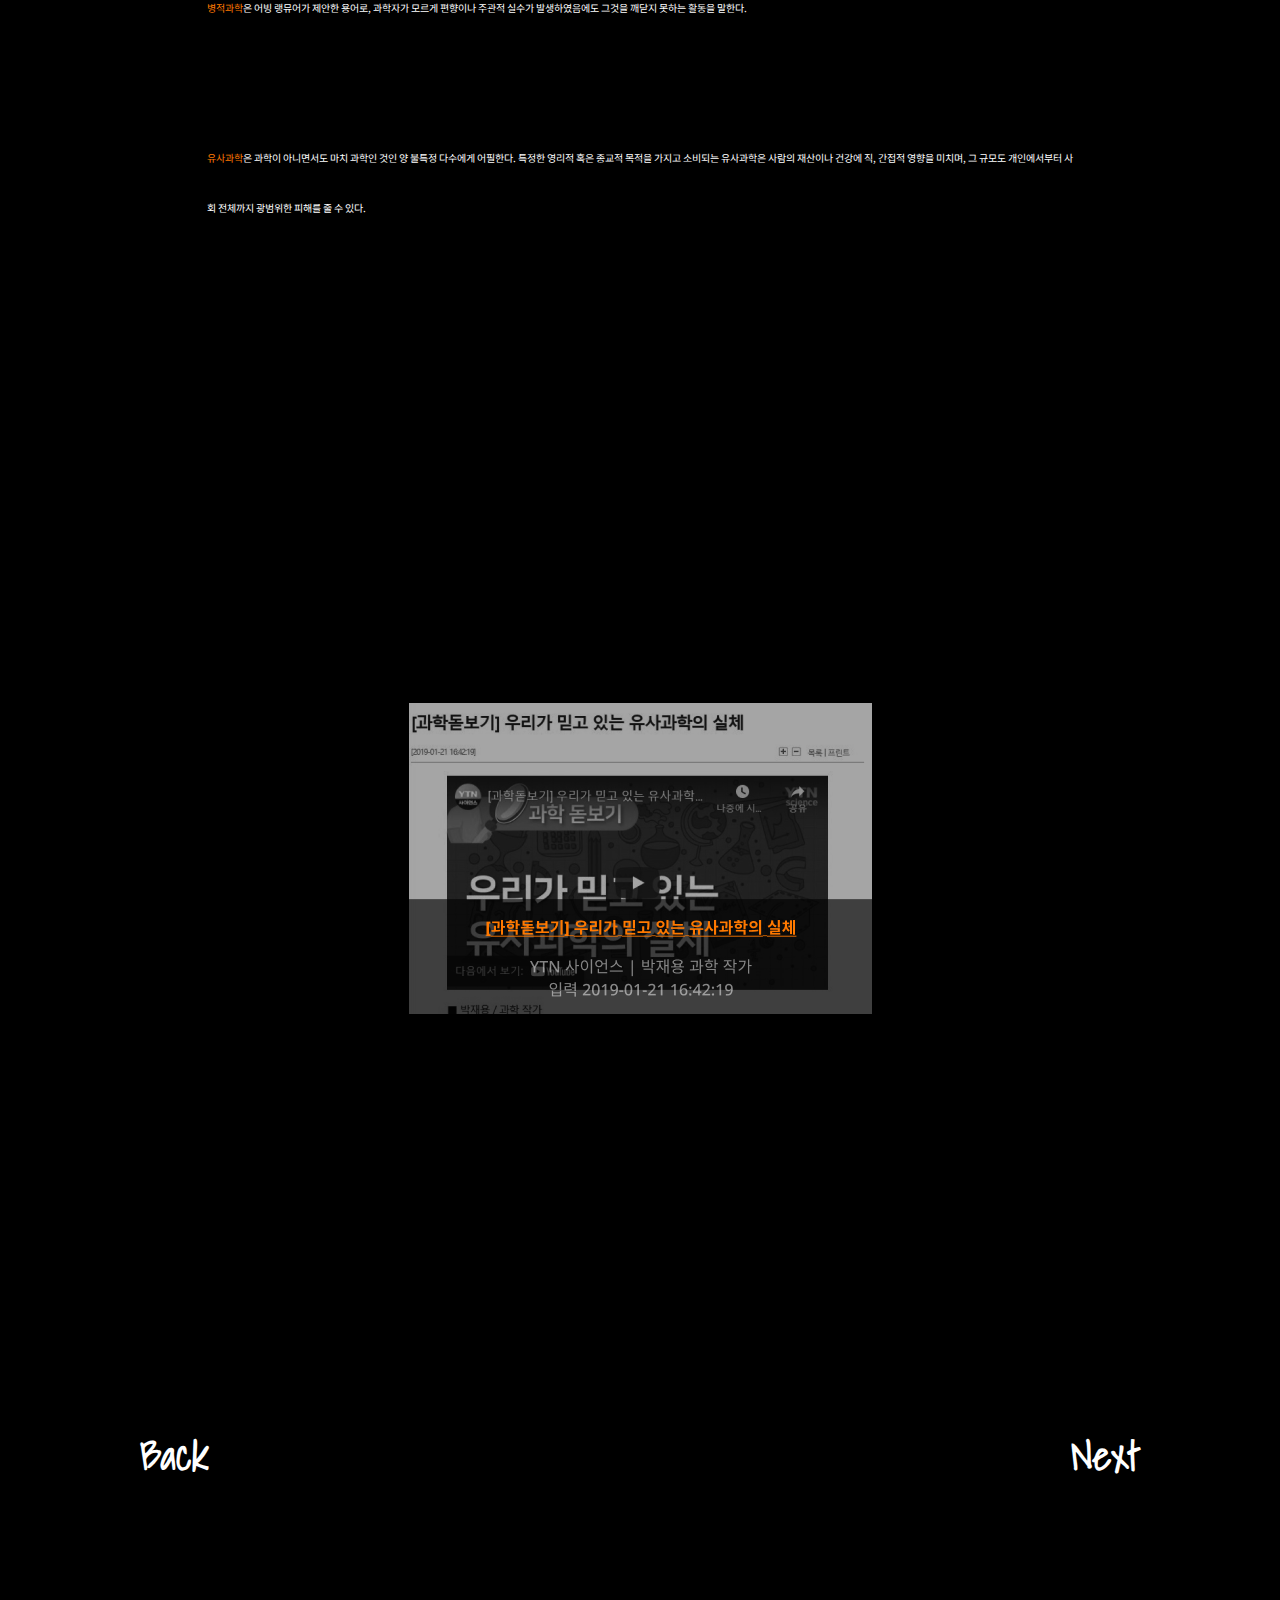
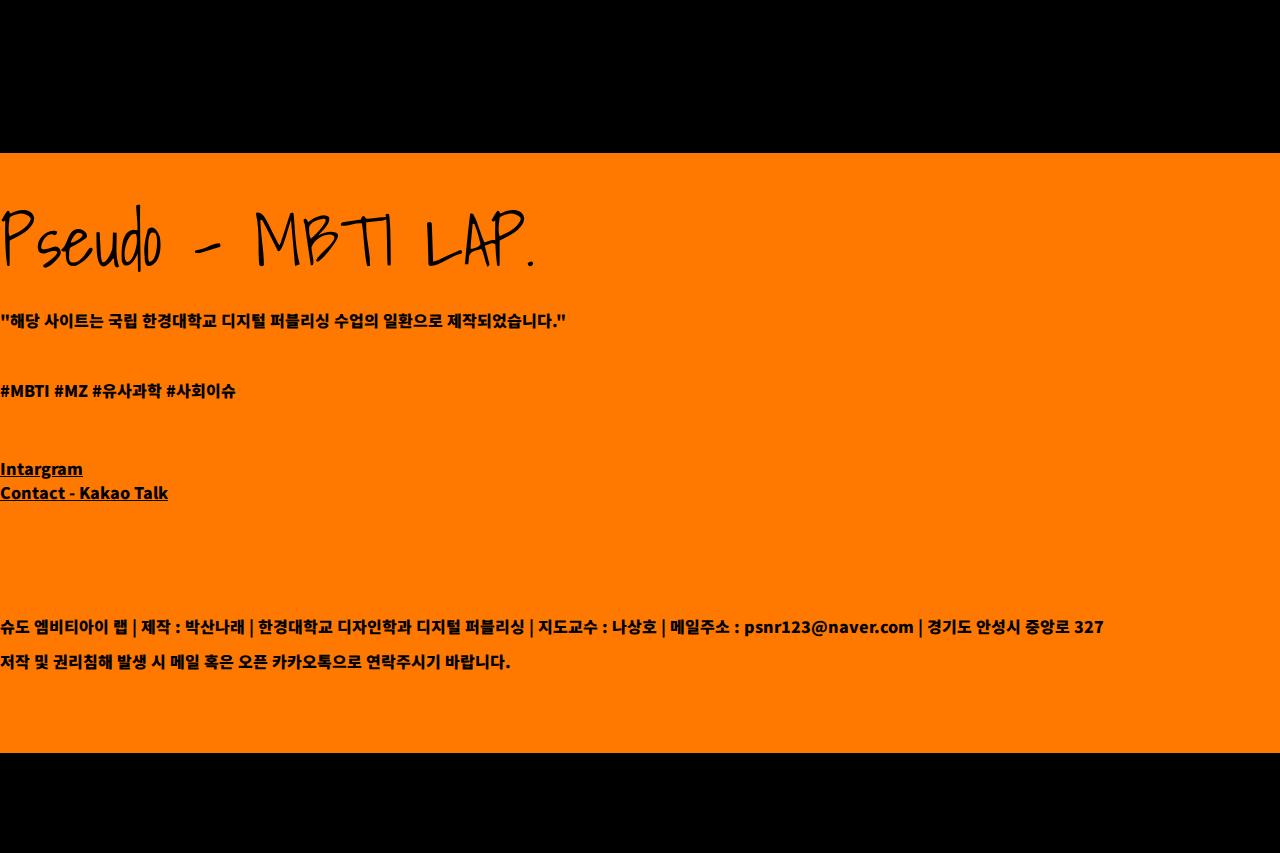
<file: page02.html>
<!DOCTYPE html>
<html lang="en">
<head>
    <meta charset="UTF-8">
    <meta http-equiv="X-UA-Compatible" content="IE=edge">
    <meta name="viewport" content="width=device-width, initial-scale=1.0">
    <title>Pseudo MBTI LAP. ': 유사 과학'</title>
    <link rel="stylesheet" href="myStyle.css">
    <link rel="stylesheet2" href="myStyle.css">
    <script src="script.js" defer></script>
    <link rel="icon" href="images/favicon.png" type="image.png">
</head>

<body>


    <div id="mainContainer">
        <section id="head">
            <!--<input type="button" value="Before" onclick="location.href='.html'"> -->

                
                <div class="row">
                    <div id="sidemap" class="col-6" style="text-align: right;">
                        <a href = "page03.html" class="text-en text-20h text-en text-title text-wt" style ="text-decoration:none; text-align: right;"> <br>Next page </a>
                    </div>
                </div>
        </section>
<!-- 이곳은 헤더 위의 여백입니다-->
        <section id="beforeheadergr" clickVal = "0">
        </section>   
<!-- 이곳은 헤더 입니다-->
        <section id="header2" clickVal = "1">
            
            <div class="row h-200">
                <div class="col-6">
                </div>
            </div>
            
            <div class="row h-50">
                <div class="col-3">
                    <a href = "index.html" class="col-3 text-en text-20h text-date text-wt" style = "text-decoration:none; text-align: right;">&nbsp&nbspPseudo - MBTI LAP. </a>
                </div>
                    
                <div class="col-3"style="text-align:right">    
                    <p class="text-en text-20h text-date text-wt" style ="text-decoration:none; display:inline-block; text-align:right;"> 2022.XX.XX &nbsp&nbsp</p>
                </div>
            </div>


            <div class="row">
                <div class="col-6">
                    <div>
                        <hr class ="front" style="border: solid 0.5px rgb(92, 92, 92); width: 100%; top: 800px;">
                    </div>
                </div>

            </div>

        </section>



        <section id="header3">

            <div class="row h-300">
                <div class="col-6">
                    <h1 class="text-overtitle2 text-or text-kr text-50h text-center">정확한 의미가 뭔데?</h1>
                    <p class="text-date2 text-kr text-100h text-wt text-center">: 유사 과학</p>
                    <p class="text-overtitle2 text-kr text-50h text-twt text-center">YTN 사이언스</p>
                </div>

            </div>

        </section>




    <!-- 이곳은 메뉴바 입니다-->
        <div id="floatMenu">
            <ul id="menuList">
                <li clickVal = "0"class="text-en text-bsn2 text-50h" > TOP </li>
                <a href="index.html" class="text-en text-bsn1 text-bl text-50h" > BACK </a>
                <li clickVal = "6" class="text-en text-bsn2 text-50h" > BOTTOM </li>
            </ul>
        </div>

<!-- 이곳은 메인 입니다-->
        <section id="main-paper2">

            <div class="row h-200">

            </div>
            <div>
                <hr class ="front" style="border: solid 0.5px rgb(92, 92, 92); width: 100%; top: 800px;">
            </div>
            <div class="h300">
                <div class="col-6 bg-gray" style="text-align: right;">
                <p><br><br><br><br><br><br><br><br><br><br><br><br><br></p>
                </div>
            </div>
<!-- article01-->
            <div class="col-6 h-600 center" style="text-align: center;">
                <img src="images/pngegg (15).png" alt="ThemeImage" style="width: 625px; height: 625px;">
            </div>
            <div class="row h-300">

            </div>

            <div class="row h-1000">
                <div class="col-1"style="text-align: center;"></div>
                <div class="col-4 bg-gray" style="text-align: left;">
                    <p class="text-nl text-wt text-50h text-kr"> “유사는 영어로 Pseudo로 <span class="text-nb text-or">거짓말이라는 뜻입니다.</span> <br>
                        그리고 과학을 뜻하는 Science를 붙여서 <span class="text-nb text-or">거짓된 과학</span>을 뜻하는 거죠.”<br>
                        <span class="text-sn text-twt text-kr2"> 박재용/ 과학 작가</span><br><br><br><br><br>
                        
                        
                        
                        
                        
                        실제로는 과학적 방법론에 의한 <span class="text-nb text-or">연구나 증명과는 일절 관계가 없거나</span>, <br>
                        관계 없는 내용이 포함되었으면서도 <span class="text-nb text-or">'마치 과학적인 것인 양' 주장되거나 수용</span>되는 대상,<br>
                        또는 이러한 대상의 수용을 유도하는 이론이나 주장이다.<br><br><br>
                        
                        
                        
                        이는 과학이라는 학문의 복잡성과 비전문가인 대중적 이해도 사이의 괴리를 교묘하게
                        이용하여, <span class="text-nb text-or">상품이나 신념에 대한 긍정적 이미지를 주입</span>시키려는 목적의 
                        <span class="text-nb text-or">지적 사기</span>(Intellectual fraud)에 해당한다.<br><br>
                </div>
                <div class="col-1"style="text-align: center;"></div>


                
            </div>

            <div class="row h-700">
                <div class="col-1"style="text-align: center;"></div>
                <div class="col-4 bg-gray" style="text-align: left;">
                    <p class="text-nl text-wt text-50h text-kr"><span class="text2-nb2 text-or">병적과학</span>은 어빙 랭뮤어가 제안한 용어로, 과학자가 모르게 편향이나 주관적 실수가
                        발생하였음에도 그것을 깨닫지 못하는 활동을 말한다.<br><br><br>

                        <span class="text2-nb2 text-or">유사과학</span>은 과학이 아니면서도 마치 과학인 것인 양 불특정 다수에게 어필한다. 
                        특정한 영리적 혹은 종교적 목적을 가지고 소비되는 유사과학은 사람의 재산이나 건강에
                        직, 간접적 영향을 미치며, 그 규모도 개인에서부터 사회 전체까지 광범위한 피해를 줄 수 있다.

                        
                </div>
                <div class="col-1"style="text-align: center;"></div>
            </div>




            <div class="row h-700" style="text-align: center;">
                <div class="box col-6">
                    <a href="https://m.science.ytn.co.kr/view.php?s_mcd=0082&key=201901211723197054" ><img src="images/Group 9.png"></a>
                </div>
            </div>
            
        </section>


<!-- 이곳은 메인 푸터 사이 여백 입니다-->
        <section id="beforefooter">
            <div class="row">
                <div id="sidemap" style="vertical-align:bottom;" class="col-3">
                    <a href = "index.html" class="text-en text-20h text-en text-title text-wt" style = "text-decoration:none; float:left;">Back</a></div>
                <div id="sidemap" class="col-3" style="text-align: right;">
                    <a href = "page03.html" class=" text-en text-20h text-en text-title text-wt" style = "text-decoration:none; display:inline-block;">Next</a>
                </div>
            </div>
        </section>


<!-- 이곳은 푸터입니다-->
        <section id="footer" clickVal = "3">
            <div class="row">
                <div>
                    <div class="col-11 h-500 bg-or">
                        <h1 class="text-l text-en text-35h text-undertitle text-bl"><br><br></h1>
                        <a  href = "index.html"class="text-l text-en text-35h text-undertitle text-bl" style = "text-decoration:none;">Pseudo - MBTI LAP.</h1>
                        <br>
                        <h1 class="text-1 text-35h text-kr text-footertext text-bl"><br>"해당 사이트는 국립 한경대학교 디지털 퍼블리싱 수업의 일환으로 제작되었습니다."
                        </h1>
                        <h1 class="text-l text-35h text-en text-kr text-footertext text-bl"><br> #MBTI  #MZ #유사과학 #사회이슈</h1>

                        <a href="https://instagram.com/pseudo_mbtilab?igshid=YmMyMTA2M2Y=" class="text-l text-en text-20h text-kr text-footertext text-bl text-underline"> <br>Intargram</a>
                        <a href="https://open.kakao.com/o/gzA0fPle" class="text-l text-en text-20h text-kr text-footertext text-bl text-underline"> <br>Contact - Kakao Talk </a>
                        <h1 class="text-l text-en text-35h text-kr text-footertext text-bl"><br><br><br>슈도 엠비티아이 랩 | 제작 : 박산나래 | 한경대학교 디자인학과 디지털 퍼블리싱 | 지도교수 : 나상호 | 메일주소 : psnr123@naver.com | 경기도 안성시 중앙로 327<br>
                        저작 및 권리침해 발생 시 메일 혹은 오픈 카카오톡으로 연락주시기 바랍니다.</h1>
                    </div>
                </div>
            </div>
        </section>

<!-- 이곳은 푸터 아래 여백입니다-->
        <section id="underfooter">
            <div class="row">

            </div>
        </section>
    </div>

</body>
</html>
</file>
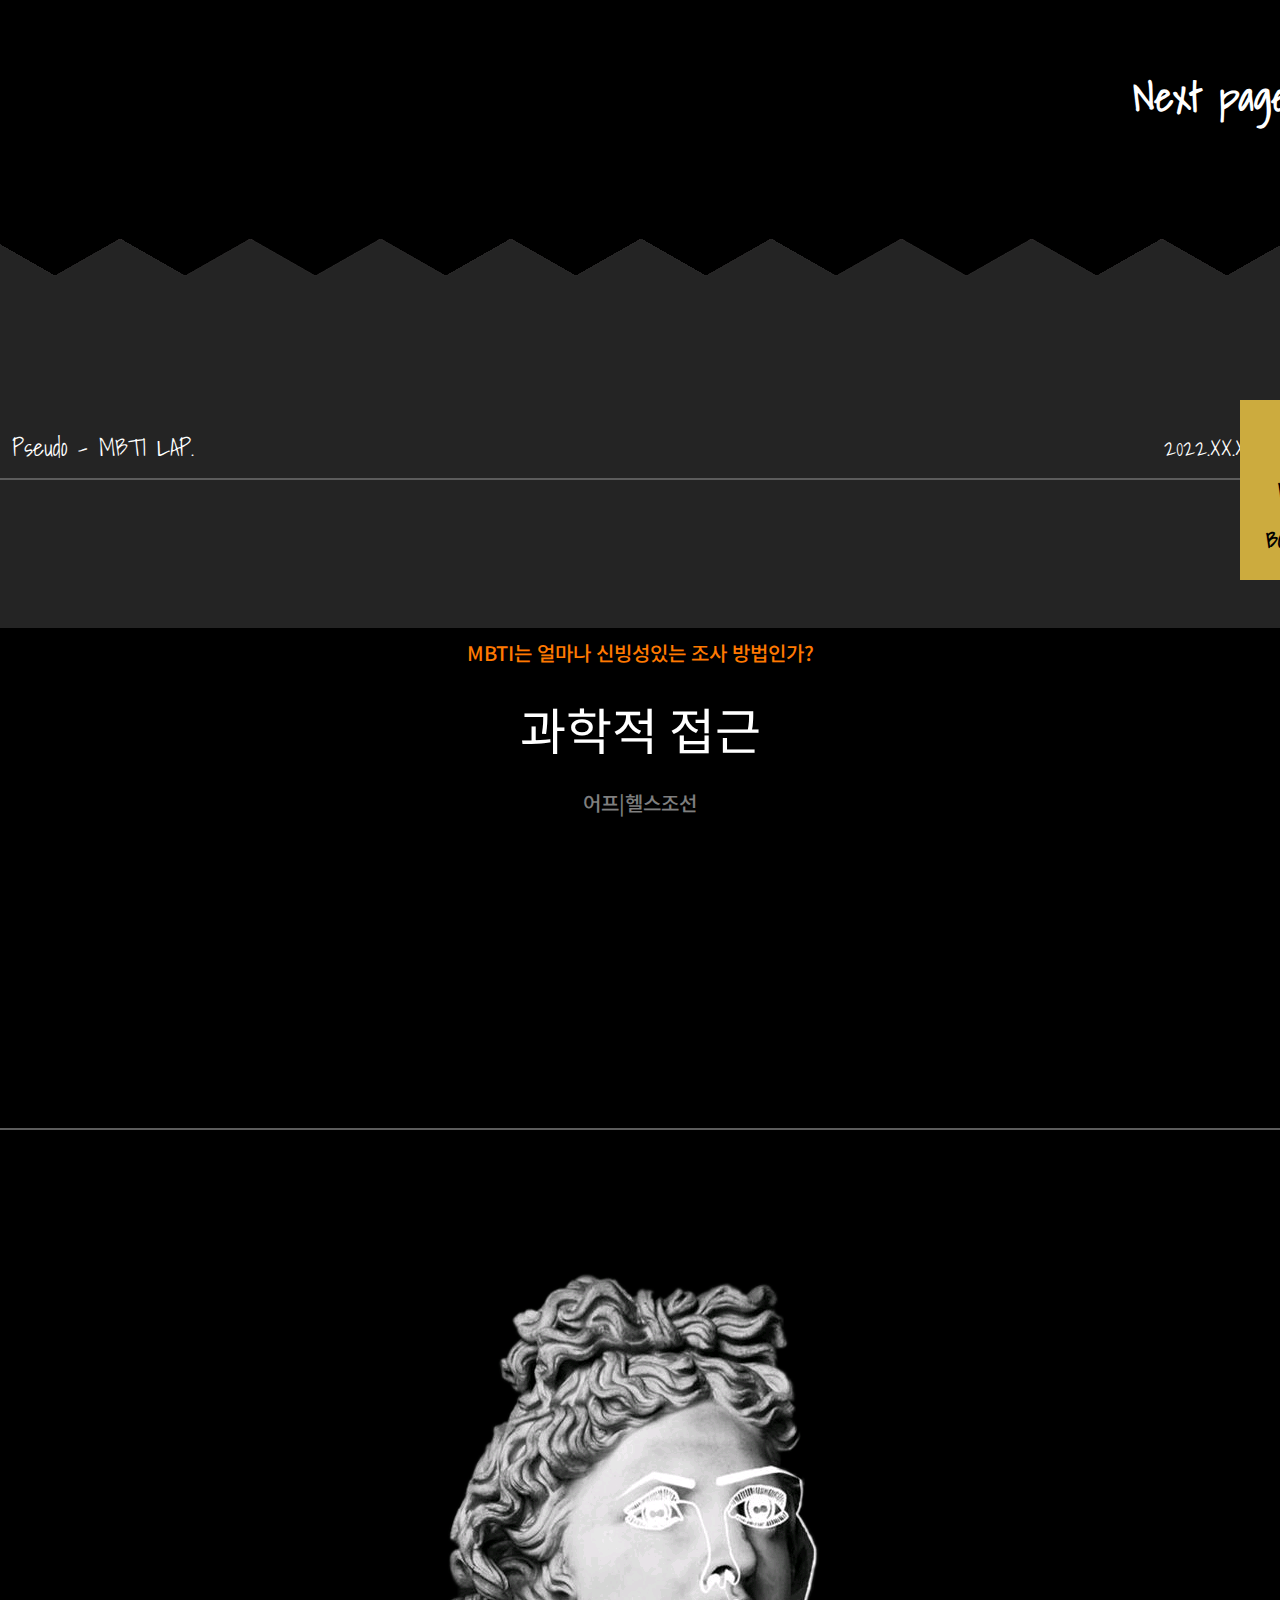
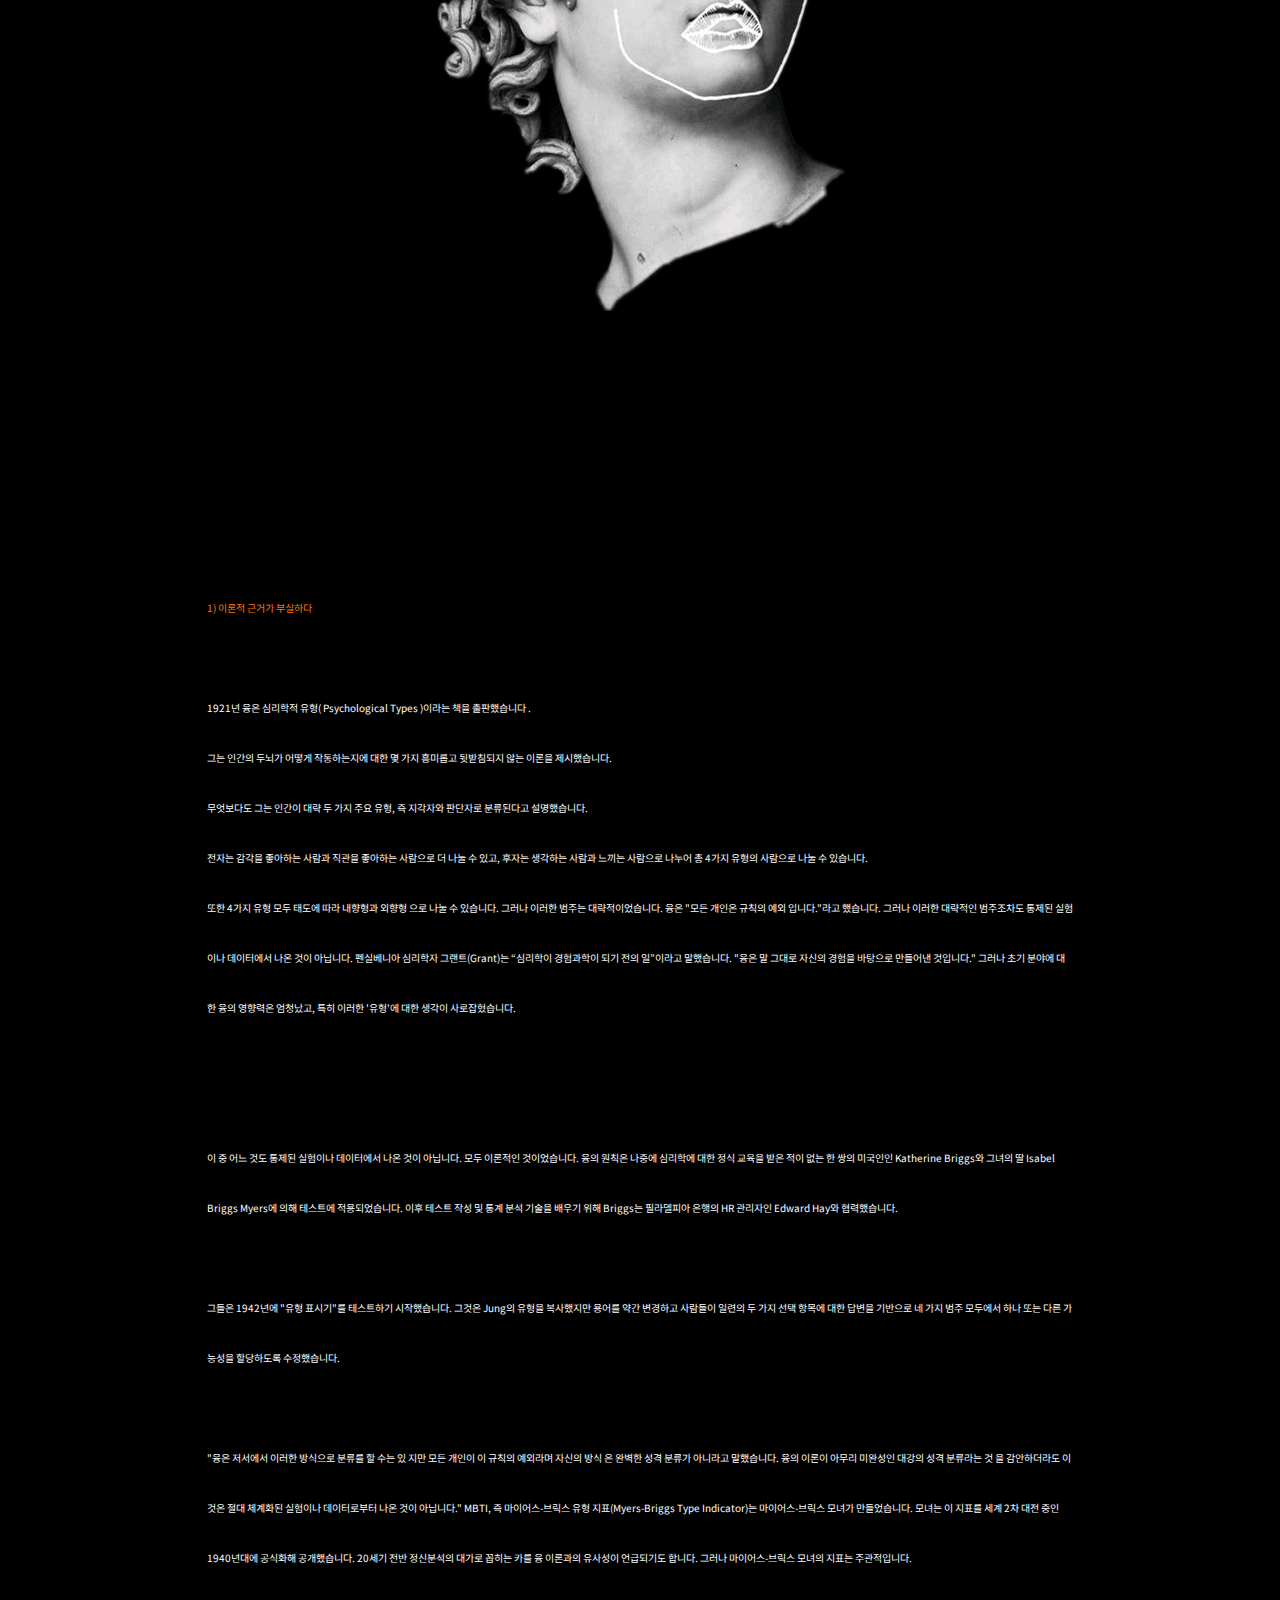
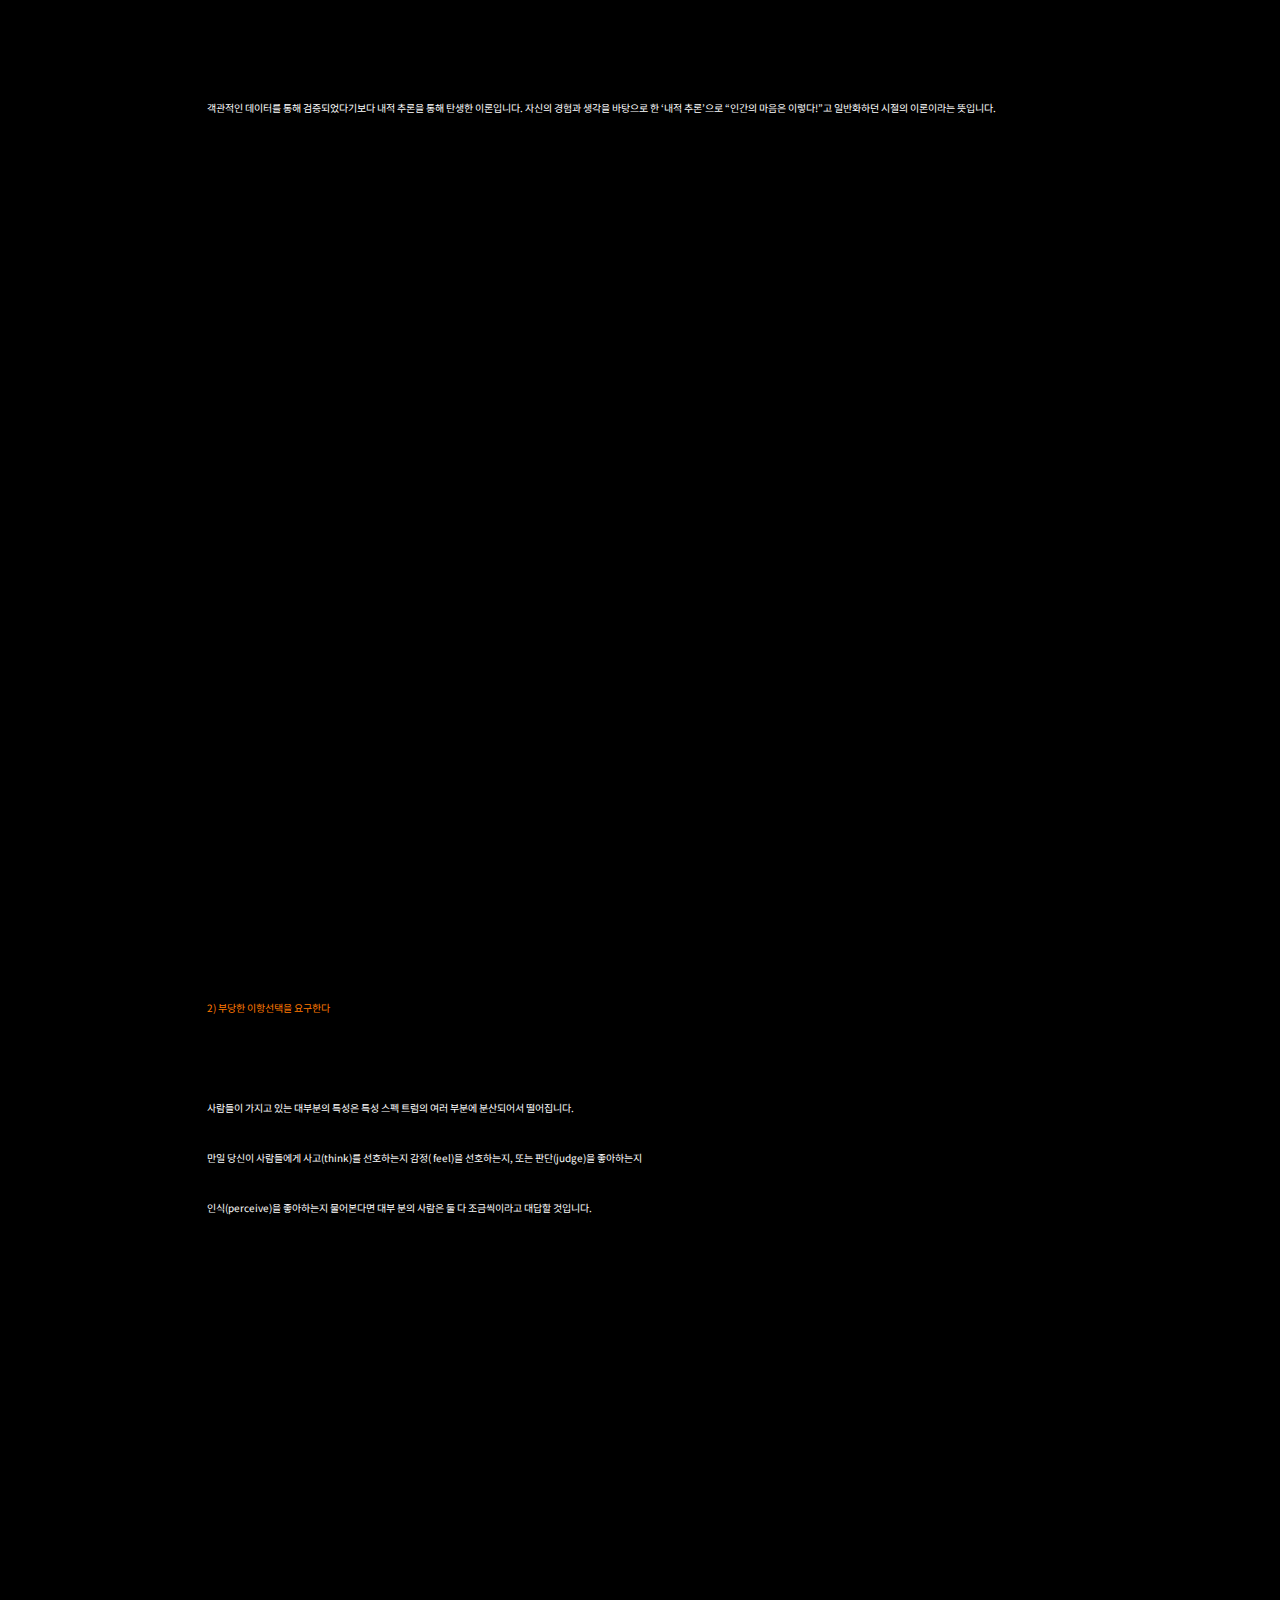
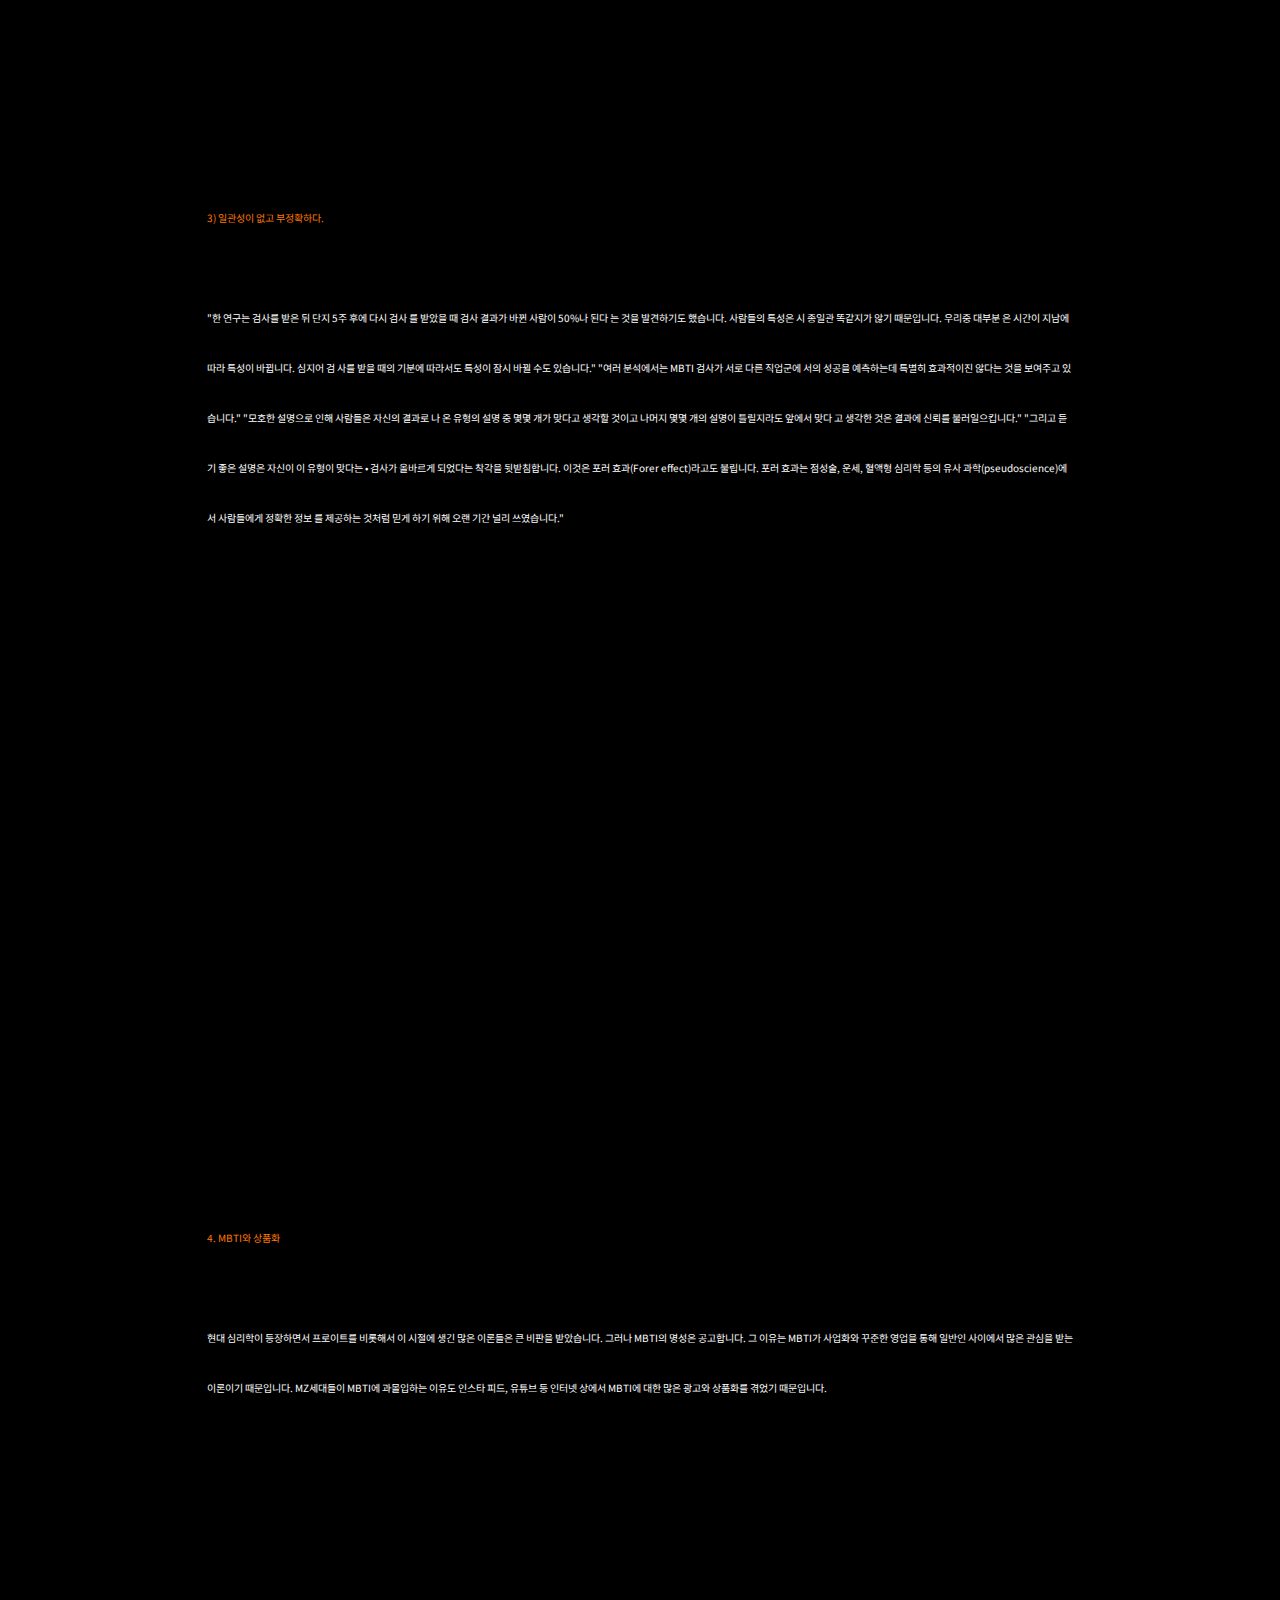
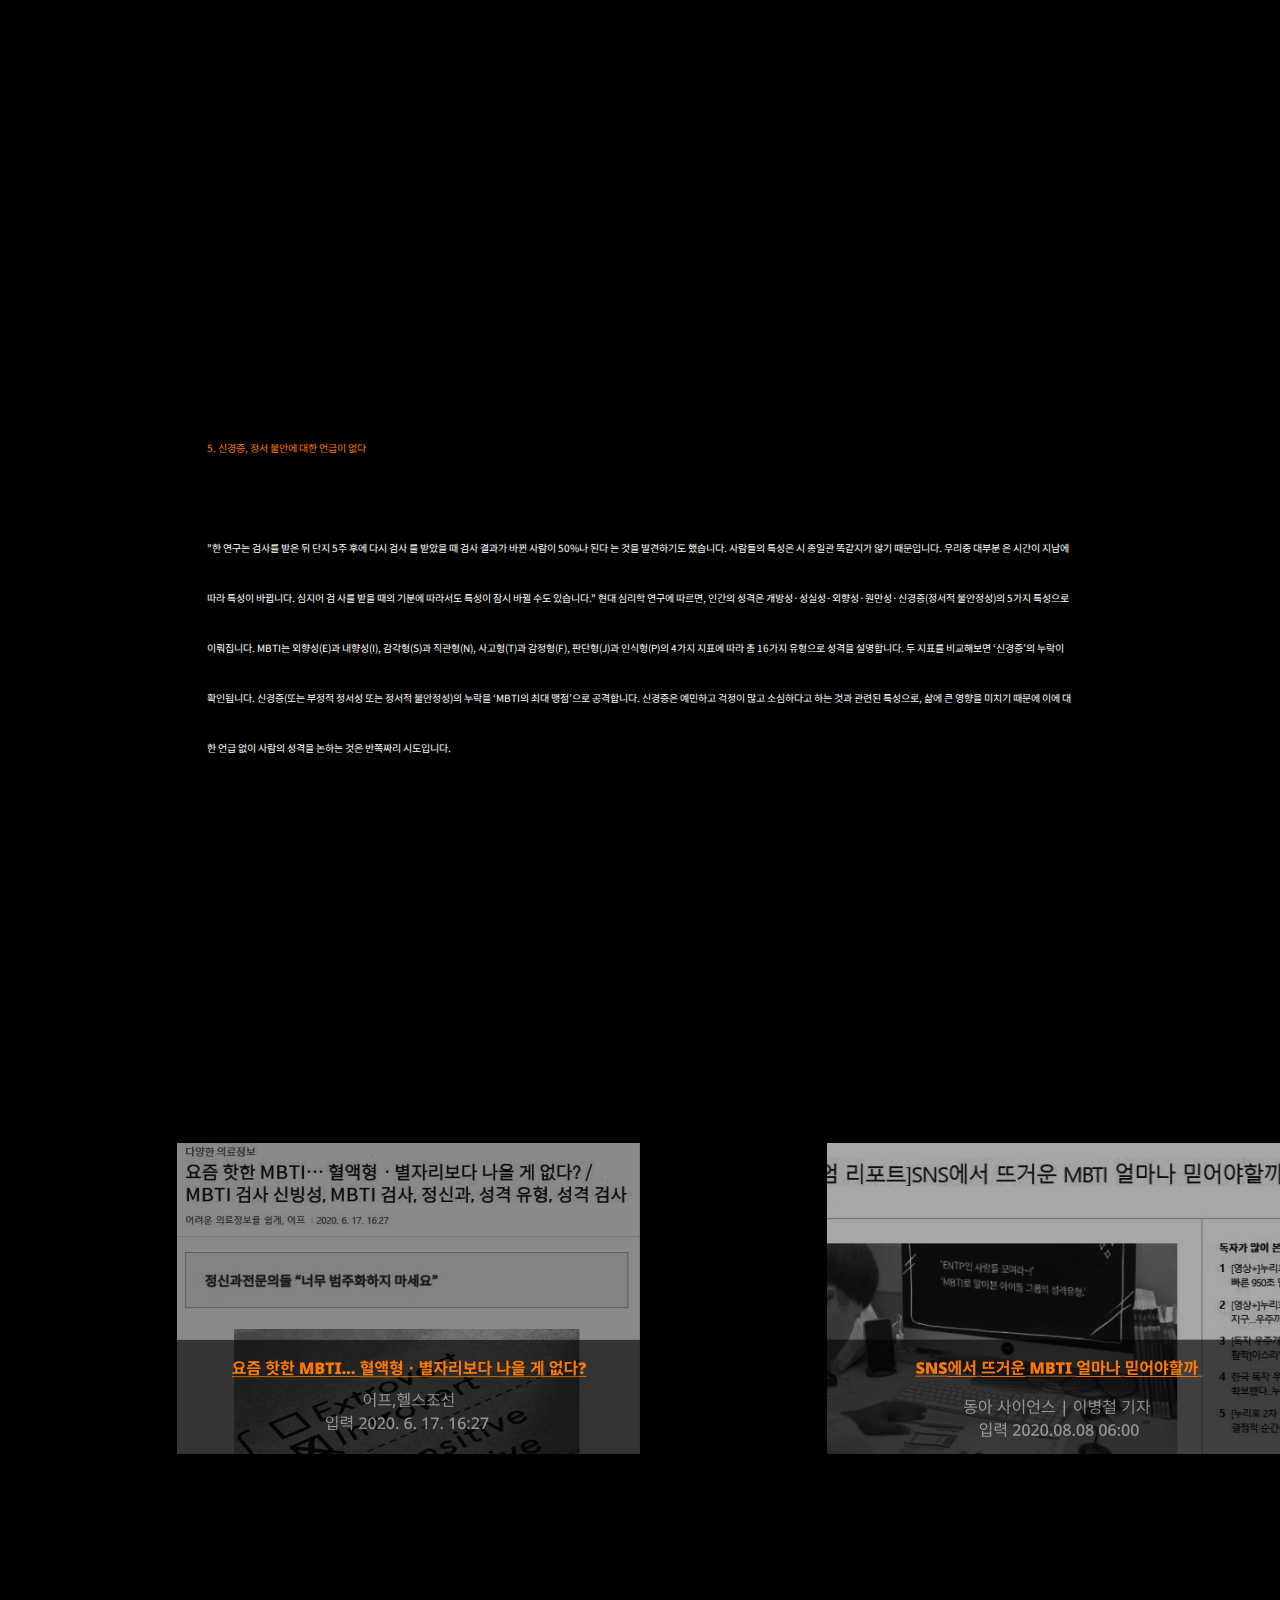
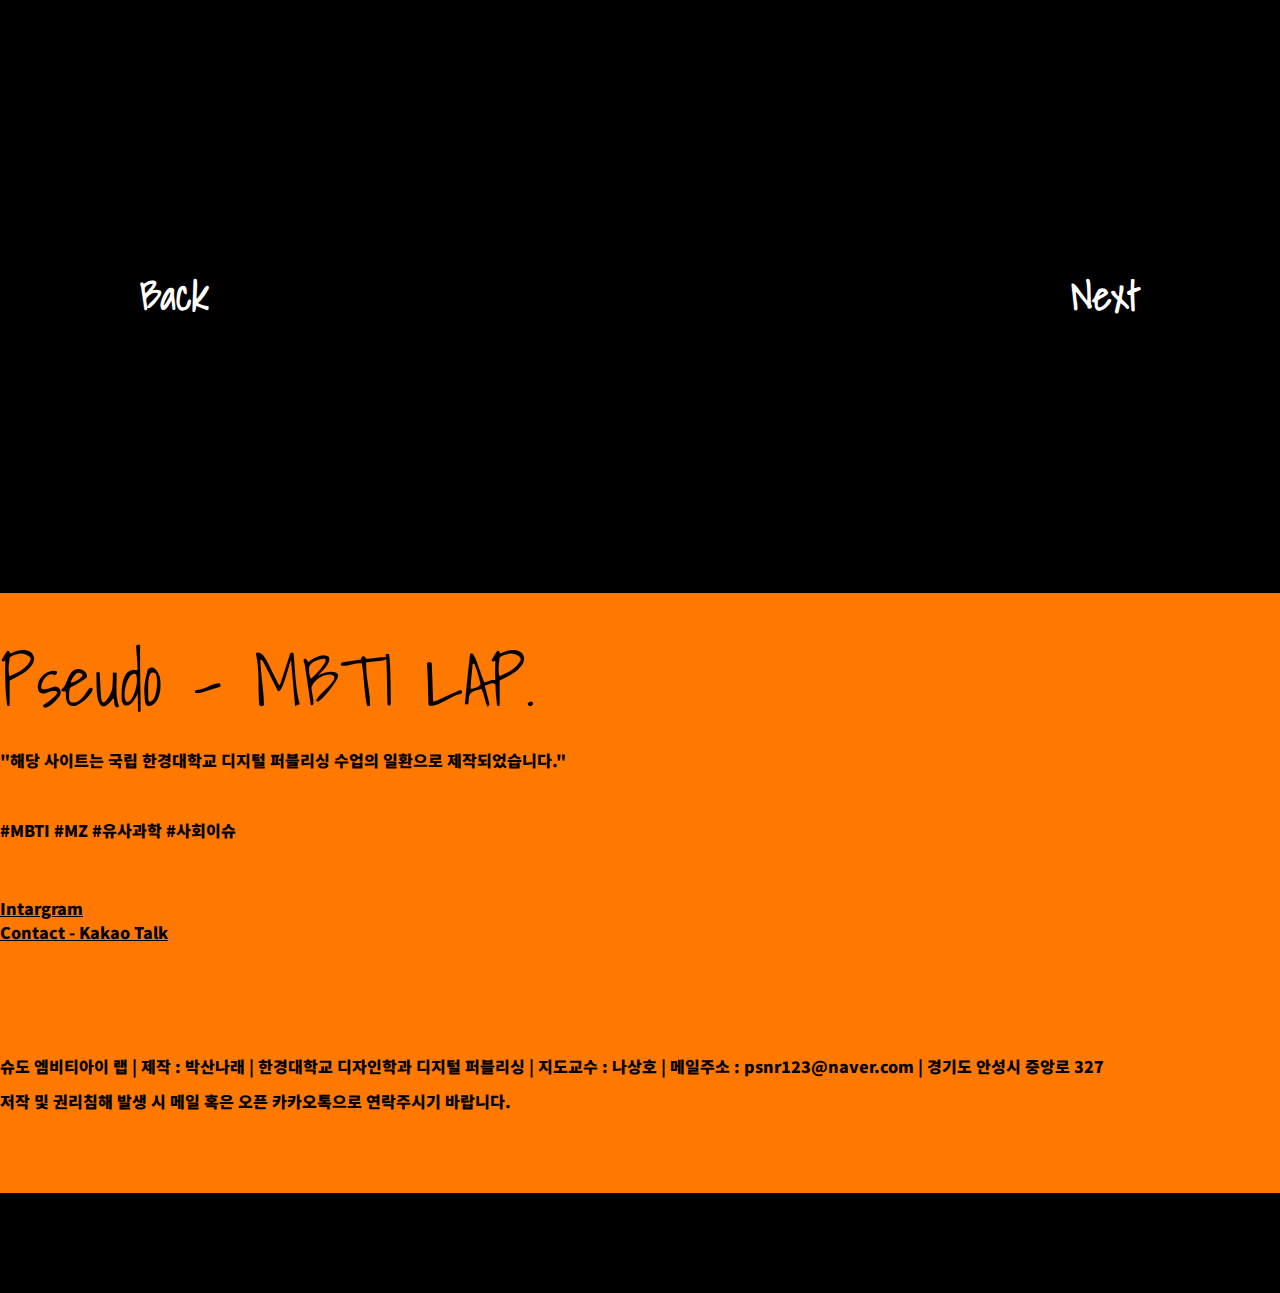
<file: page03.html>
<!DOCTYPE html>
<html lang="en">
<head>
    <meta charset="UTF-8">
    <meta http-equiv="X-UA-Compatible" content="IE=edge">
    <meta name="viewport" content="width=device-width, initial-scale=1.0">
    <title>Pseudo MBTI LAP. '과학적 접근'</title>
    <link rel="stylesheet" href="myStyle.css">
    <link rel="stylesheet2" href="myStyle.css">
    <script src="script.js" defer></script>
    <link rel="icon" href="images/favicon.png" type="image.png">
</head>

<body>


    <div id="mainContainer">
        <section id="head">
            <!--<input type="button" value="Before" onclick="location.href='.html'"> -->

                
                <div class="row">
                    <div id="sidemap" class="col-6" style="text-align: right;">
                        <a href = "page04.html" class="text-en text-20h text-en text-title text-wt" style ="text-decoration:none; text-align: right;"> <br>Next page </a>
                    </div>
                </div>
        </section>
<!-- 이곳은 헤더 위의 여백입니다-->
        <section id="beforeheadergr" clickVal = "0">
        </section>   
<!-- 이곳은 헤더 입니다-->
        <section id="header2" clickVal = "1">
            
            <div class="row h-200">
                <div class="col-6">
                </div>
            </div>
            
            <div class="row h-50">
                <div class="col-3">
                    <a href = "index.html" class="col-3 text-en text-20h text-date text-wt" style = "text-decoration:none; text-align: right;">&nbsp&nbspPseudo - MBTI LAP. </a>
                </div>
                    
                <div class="col-3"style="text-align:right">    
                    <p class="text-en text-20h text-date text-wt" style ="text-decoration:none; display:inline-block; text-align:right;"> 2022.XX.XX &nbsp&nbsp</p>
                </div>
            </div>


            <div class="row">
                <div class="col-6">
                    <div>
                        <hr class ="front" style="border: solid 0.5px rgb(92, 92, 92); width: 100%; top: 800px;">
                    </div>
                </div>

            </div>

        </section>



        <section id="header3">

            <div class="row h-300">
                <div class="col-6">
                    <h1 class="text-overtitle2 text-or text-kr text-50h text-center">MBTI는 얼마나 신빙성있는 조사 방법인가?</h1>
                    <p class="text-date2 text-kr text-100h text-wt text-center">과학적 접근</p>
                    <p class="text-overtitle2 text-kr text-50h text-twt text-center">어프|헬스조선</p>
                </div>

            </div>

        </section>




    <!-- 이곳은 메뉴바 입니다-->
        <div id="floatMenu">
            <ul id="menuList">
                <li clickVal = "0"class="text-en text-bsn2 text-50h" > TOP </li>
                <a href="index.html" class="text-en text-bsn1 text-bl text-50h" > BACK </a>
                <li clickVal = "6" class="text-en text-bsn2 text-50h" > BOTTOM </li>
            </ul>
        </div>

<!-- 이곳은 메인 입니다-->
        <section id="main-paper3">

            <div class="row h-200">

            </div>
            <div>
                <hr class ="front" style="border: solid 0.5px rgb(92, 92, 92); width: 100%; top: 800px;">
            </div>
            <div class="h300">
                <div class="col-6 bg-gray" style="text-align: right;">
                <p><br><br><br><br><br><br><br><br><br><br><br><br><br></p>
                </div>
            </div>
<!-- article01-->
            <div class="col-6 h-600 center" style="text-align: center;">
                <img src="images/pngegg (14).png" alt="ThemeImage" style="width: 409px; height: 638px;">
            </div>
            <div class="row h-300">

            </div>


            <div class="row h-1000">
                <div class="col-1"style="text-align: center;"></div>
                    <div class="col-4 bg-gray" style="text-align: left;">
                        <p class="text-nl text-wt text-50h text-kr"><span class="text2-nb2 text-or">1) 이론적 근거가 부실하다</span><br><br>
                            1921년 융은 심리학적 유형( Psychological Types )이라는 책을 출판했습니다 .<br>그는 인간의 두뇌가 어떻게 작동하는지에 대한 몇 가지 흥미롭고 뒷받침되지 않는 이론을 제시했습니다.
                            <br>무엇보다도 그는 인간이 대략 두 가지 주요 유형, 즉 지각자와 판단자로 분류된다고 설명했습니다. <br>전자는 감각을 좋아하는 사람과 직관을 좋아하는 사람으로 더 나눌 수 있고, 후자는 생각하는 사람과 느끼는 사람으로 나누어 총 4가지 유형의 사람으로 나눌 수 있습니다. <br>또한 4가지 유형 모두 태도에 따라 내향형과 외향형 으로 나눌 수 있습니다. 그러나 이러한 범주는 대략적이었습니다. 융은 "모든 개인은 규칙의 예외 입니다."라고 했습니다.
                            그러나 이러한 대략적인 범주조차도 통제된 실험이나 데이터에서 나온 것이 아닙니다. 펜실베니아 심리학자 그랜트(Grant)는 “심리학이 경험과학이 되기 전의 일”이라고 말했습니다. "융은 말 그대로 자신의 경험을 바탕으로 만들어낸 것입니다." 그러나 초기 분야에 대한 융의 영향력은 엄청났고, 특히 이러한 '유형'에 대한 생각이 사로잡혔습니다.<br>
                            <br><br>이 중 어느 것도 통제된 실험이나 데이터에서 나온 것이 아닙니다. 모두 이론적인 것이었습니다.
                            융의 원칙은 나중에 심리학에 대한 정식 교육을 받은 적이 없는 한 쌍의 미국인인 Katherine Briggs와 그녀의 딸 Isabel Briggs Myers에 의해 테스트에 적용되었습니다. 이후 테스트 작성 및 통계 분석 기술을 배우기 위해 Briggs는 필라델피아 은행의 HR 관리자인 Edward Hay와 협력했습니다.<br><br>

                            그들은 1942년에 "유형 표시기"를 테스트하기 시작했습니다. 그것은 Jung의 유형을 복사했지만 용어를 약간 변경하고 사람들이 일련의 두 가지 선택 항목에 대한 답변을 기반으로 네 가지 범주 모두에서 하나 또는 다른 가능성을 할당하도록 수정했습니다.<br><br>

                            "융은 저서에서 이러한 방식으로 분류를 할 수는 있 지만 모든 개인이 이 규칙의 예외라며 자신의 방식 은 완벽한 성격 분류가 아니라고 말했습니다. 융의 이론이 아무리 미완성인 대강의 성격 분류라는 것 을 감안하더라도 이것은 절대 체계화된 실험이나 데이터로부터 나온 것이 아닙니다." 
                            MBTI, 즉 마이어스-브릭스 유형 지표(Myers-Briggs Type Indicator)는 마이어스-브릭스 모녀가 만들었습니다. 모녀는 이 지표를 세계 2차 대전 중인 1940년대에 공식화해 공개했습니다. 20세기 전반 정신분석의 대가로 꼽히는 카를 융 이론과의 유사성이 언급되기도 합니다.
                            그러나 마이어스-브릭스 모녀의 지표는 주관적입니다. <br><br><br>객관적인 데이터를 통해 검증되었다기보다 내적 추론을 통해 탄생한 이론입니다. 자신의 경험과 생각을 바탕으로 한 ‘내적 추론’으로 “인간의 마음은 이렇다!”고 일반화하던 시절의 이론이라는 뜻입니다.



                            
                    </div>
                <div class="col-1"style="text-align: center;"></div>
            </div>
            <div class="row h-1000">

            </div>

            <div class="row h-500">
                <div class="col-1"style="text-align: center;"></div>
                <div class="col-4 bg-gray" style="text-align: left;">
                    <p class="text-nl text-wt text-50h text-kr"><span class="text2-nb2 text-or">2) 부당한 이항선택을 요구한다</span><br><br>
                    
                    사람들이 가지고 있는 대부분의 특성은 특성 스펙 트럼의 여러 부분에 분산되어서 떨어집니다.<br> 만일 당신이 사람들에게 사고(think)를 선호하는지 감정( feel)을 선호하는지, 또는 판단(judge)을 좋아하는지<br> 인식(perceive)을 좋아하는지 물어본다면 대부 분의 사람은 둘 다 조금씩이라고 대답할 것입니다.

                </div>
                <div class="col-1"style="text-align: center;"></div>
            </div>

            <div class="row h-300">

            </div>

            <div class="row h-700">
                <div class="col-1"style="text-align: center;"></div>
                    <div class="col-4 bg-gray" style="text-align: left;">
                        <p class="text-nl text-wt text-50h text-kr"><span class="text2-nb2 text-or">3) 일관성이 없고 부정확하다.</span><br><br> "한 연구는 검사를 받은 뒤 단지 5주 후에 다시 검사 를 받았을 때 검사 결과가 바뀐 사람이 50%나 된다 는 것을 발견하기도 했습니다. 사람들의 특성은 시 종일관 똑같지가 않기 때문입니다. 우리중 대부분 은 시간이 지남에 따라 특성이 바뀝니다. 심지어 검 사를 받을 때의 기분에 따라서도 특성이 잠시 바뀔 수도 있습니다." 
                            "여러 분석에서는 MBTI 검사가 서로 다른 직업군에 서의 성공을 예측하는데 특별히 효과적이진 않다는 것을 보여주고 있습니다."
                            "모호한 설명으로 인해 사람들은 자신의 결과로 나 온 유형의 설명 중 몇몇 개가 맞다고 생각할 것이고 나머지 몇몇 개의 설명이 틀릴지라도 앞에서 맞다 고 생각한 것은 결과에 신뢰를 불러일으킵니다." 
                            "그리고 듣기 좋은 설명은 자신이 이 유형이 맞다는 • 검사가 올바르게 되었다는 착각을 뒷받침합니다. 이것은 포러 효과(Forer effect)라고도 불립니다. 포러 효과는 점성술, 운세, 혈액형 심리학 등의 유사 과학(pseudoscience)에서 사람들에게 정확한 정보 를 제공하는 것처럼 믿게 하기 위해 오랜 기간 널리 쓰였습니다."
                            



                            
                    </div>
                <div class="col-1"style="text-align: center;"></div>
            </div>

            <div class="row h-300">

            </div>

            <div class="row h-500">
                <div class="col-1"style="text-align: center;"></div>
                <div class="col-4 bg-gray" style="text-align: left;">
                    <p class="text-nl text-wt text-50h text-kr"><span class="text2-nb2 text-or">4. MBTI와 상품화</span><br><br>
                    
                        현대 심리학이 등장하면서 프로이트를 비롯해서 이 시절에 생긴 많은 이론들은 큰 비판을 받았습니다. 그러나 MBTI의 명성은 공고합니다. 그 이유는 MBTI가 사업화와 꾸준한 영업을 통해 일반인 사이에서 많은 관심을 받는 이론이기 때문입니다. MZ세대들이  MBTI에 과몰입하는 이유도 인스타 피드, 유튜브 등 인터넷 상에서 MBTI에 대한 많은 광고와 상품화를 겪었기 때문입니다.
                    </p>

                </div>
                <div class="col-1"style="text-align: center;"></div>
            </div>

            <div class="row h-300">

            </div>

            <div class="row h-700">
                <div class="col-1"style="text-align: center;"></div>
                    <div class="col-4 bg-gray" style="text-align: left;">
                        <p class="text-nl text-wt text-50h text-kr"><span class="text2-nb2 text-or">5. 신경증, 정서 불안에 대한 언급이 없다</span><br><br> "한 연구는 검사를 받은 뒤 단지 5주 후에 다시 검사 를 받았을 때 검사 결과가 바뀐 사람이 50%나 된다 는 것을 발견하기도 했습니다.
                        사람들의 특성은 시 종일관 똑같지가 않기 때문입니다. 우리중 대부분 은 시간이 지남에 따라 특성이 바뀝니다. 심지어 검 사를 받을 때의 기분에 따라서도 특성이 잠시 바뀔 수도 있습니다." 
                        현대 심리학 연구에 따르면, 인간의 성격은 개방성·성실성·외향성·원만성·신경증(정서적 불안정성)의 5가지 특성으로 이뤄집니다. MBTI는 외향성(E)과 내향성(I), 감각형(S)과 직관형(N), 사고형(T)과 감정형(F), 판단형(J)과 인식형(P)의 4가지 지표에 따라 총 16가지 유형으로 성격을 설명합니다.
                        두 지표를 비교해보면 ‘신경증’의 누락이 확인됩니다. 신경증(또는 부정적 정서성 또는 정서적 불안정성)의 누락을 ‘MBTI의 최대 맹점’으로 공격합니다. 신경증은 예민하고 걱정이 많고 소심하다고 하는 것과 관련된 특성으로, 삶에 큰 영향을 미치기 때문에 이에 대한 언급 없이 사람의 성격을 논하는 것은 반쪽짜리 시도입니다.
                        </p>
                            



                            
                    </div>
                <div class="col-1"style="text-align: center;"></div>
            </div>


            <div class="row h-700" style="text-align: center;">
                <div class="box col-6">
                    <a href="https://www.joongang.co.kr/article/25054930" ><img src="images/Group 1.png"></a>
                </div>
                <div class="box col-3">
                    <a href="https://www.hankyung.com/opinion/article/2022052777491" ><img src="images/Frame 39.png"></a>
                </div>
                <div class="col-02"></div>
            </div>
            
        </section>


<!-- 이곳은 메인 푸터 사이 여백 입니다-->
        <section id="beforefooter">
            <div class="row">
                <div id="sidemap" style="vertical-align:bottom;" class="col-3">
                    <a href = "page02.html" class="text-en text-20h text-en text-title text-wt" style = "text-decoration:none; float:left;">Back</a></div>
                <div id="sidemap" class="col-3" style="text-align: right;">
                    <a href = "page04.html" class=" text-en text-20h text-en text-title text-wt" style = "text-decoration:none; display:inline-block;">Next</a>
                </div>
            </div>
        </section>


<!-- 이곳은 푸터입니다-->
        <section id="footer" clickVal = "3">
            <div class="row">
                <div>
                    <div class="col-11 h-500 bg-or">
                        <h1 class="text-l text-en text-35h text-undertitle text-bl"><br><br></h1>
                        <a  href = "index.html"class="text-l text-en text-35h text-undertitle text-bl" style = "text-decoration:none;">Pseudo - MBTI LAP.</h1>
                        <br>
                        <h1 class="text-1 text-35h text-kr text-footertext text-bl"><br>"해당 사이트는 국립 한경대학교 디지털 퍼블리싱 수업의 일환으로 제작되었습니다."
                        </h1>
                        <h1 class="text-l text-35h text-en text-kr text-footertext text-bl"><br> #MBTI  #MZ #유사과학 #사회이슈</h1>

                        <a href="https://instagram.com/pseudo_mbtilab?igshid=YmMyMTA2M2Y=" class="text-l text-en text-20h text-kr text-footertext text-bl text-underline"> <br>Intargram</a>
                        <a href="https://open.kakao.com/o/gzA0fPle" class="text-l text-en text-20h text-kr text-footertext text-bl text-underline"> <br>Contact - Kakao Talk </a>
                        <h1 class="text-l text-en text-35h text-kr text-footertext text-bl"><br><br><br>슈도 엠비티아이 랩 | 제작 : 박산나래 | 한경대학교 디자인학과 디지털 퍼블리싱 | 지도교수 : 나상호 | 메일주소 : psnr123@naver.com | 경기도 안성시 중앙로 327<br>
                        저작 및 권리침해 발생 시 메일 혹은 오픈 카카오톡으로 연락주시기 바랍니다.</h1>
                    </div>
                </div>
            </div>
        </section>

<!-- 이곳은 푸터 아래 여백입니다-->
        <section id="underfooter">
            <div class="row">

            </div>
        </section>
    </div>

</body>
</html>
</file>
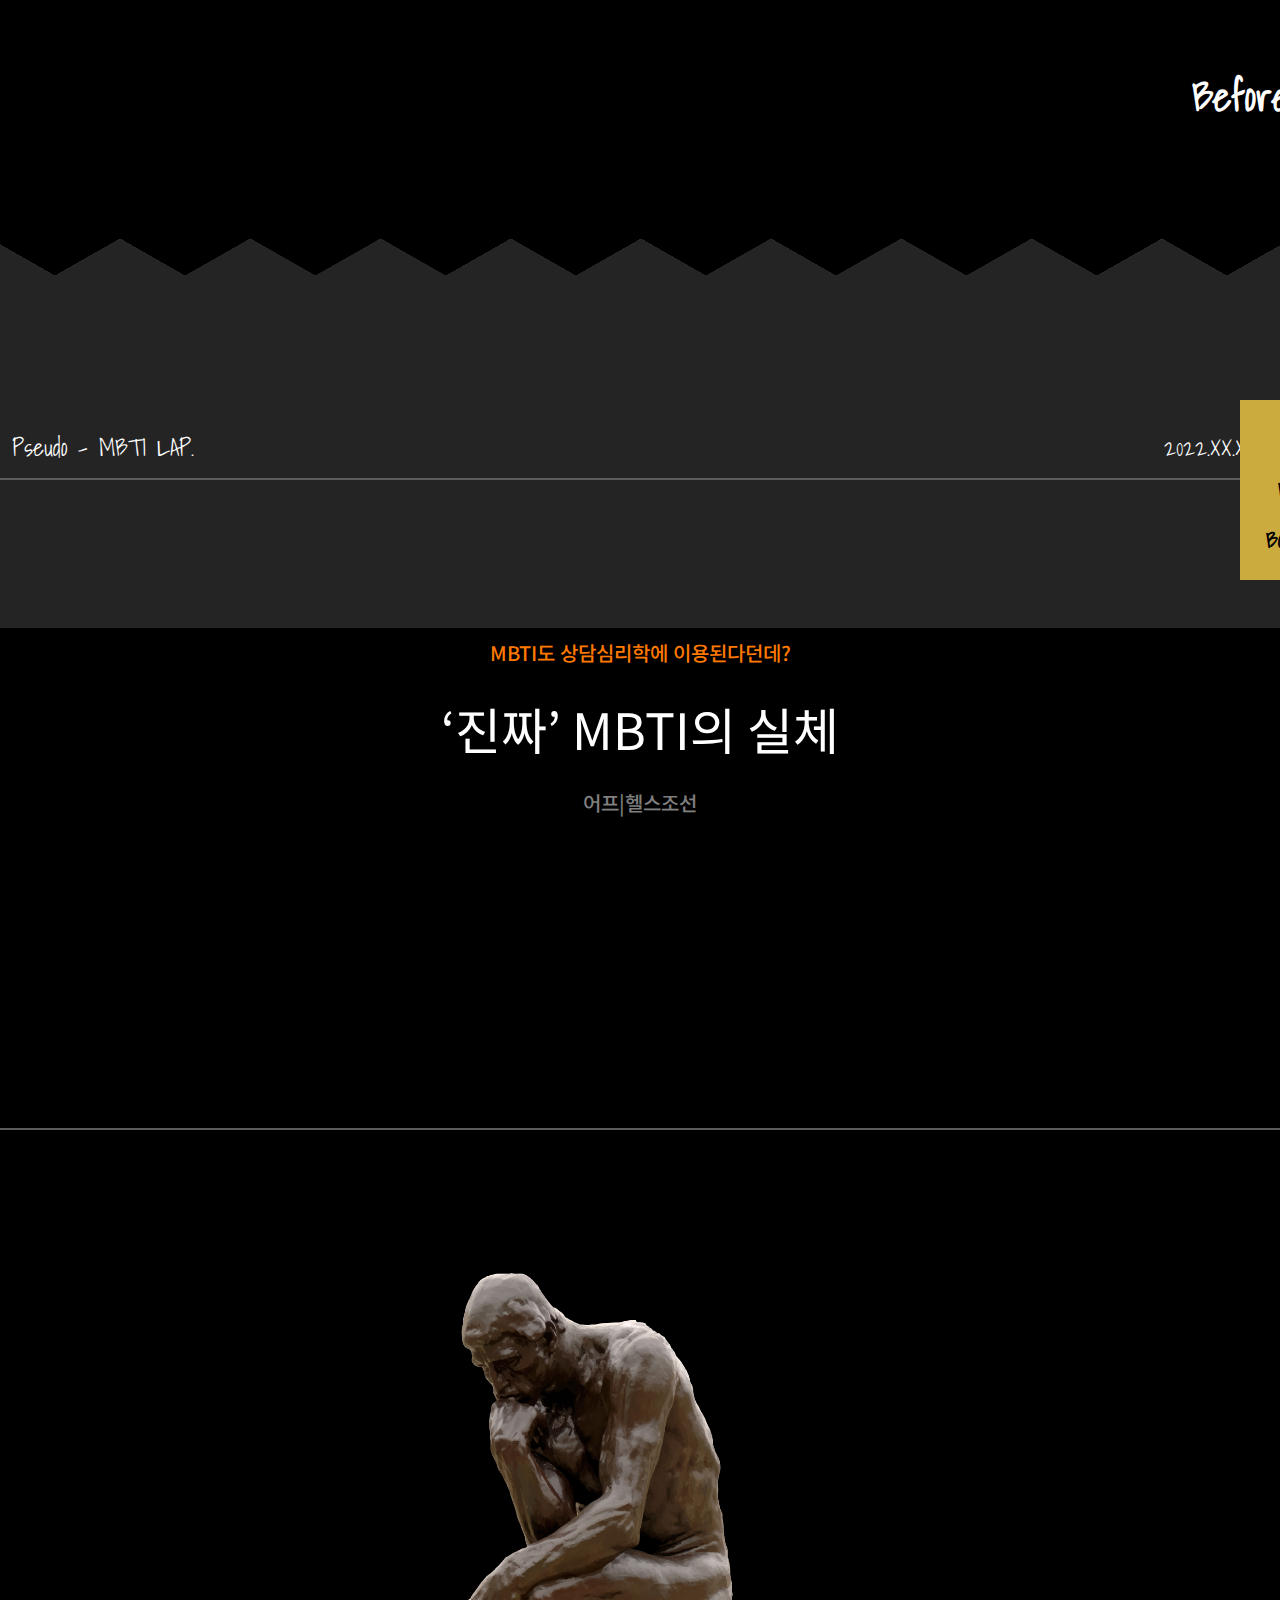
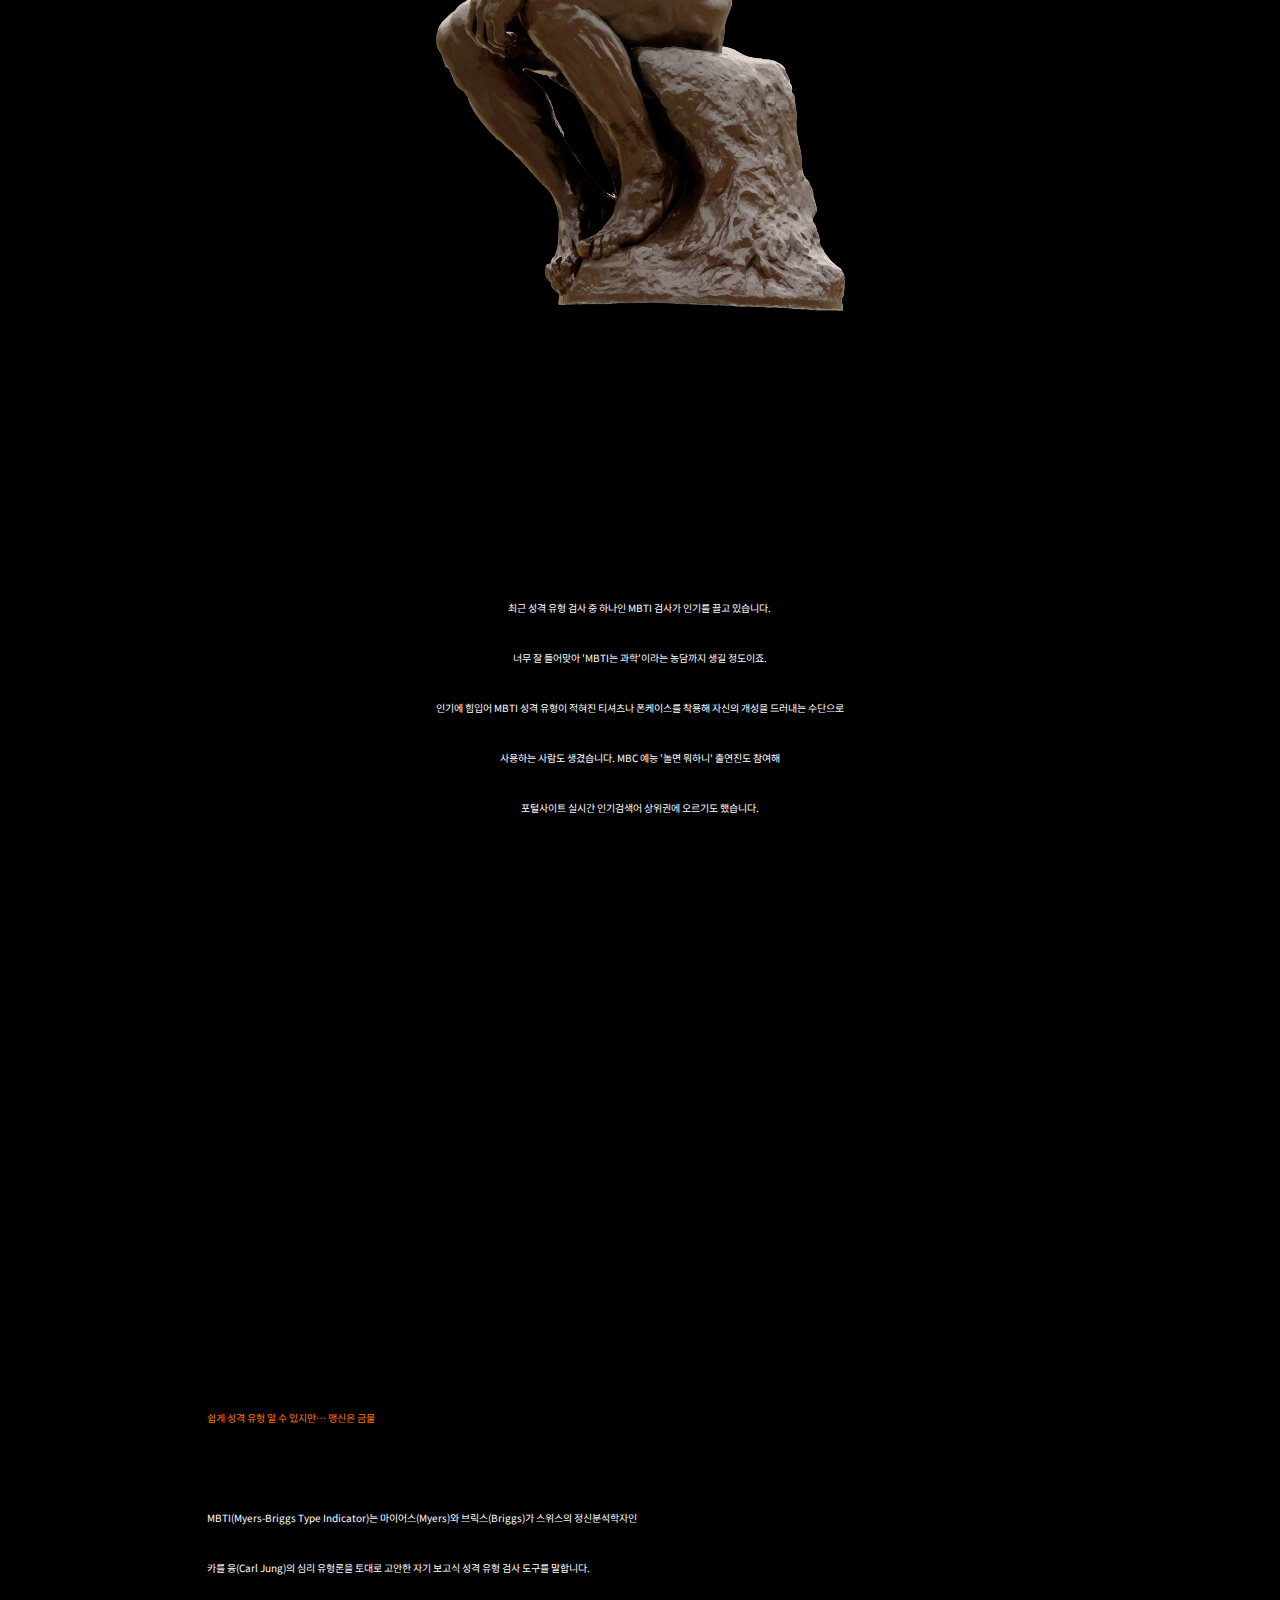
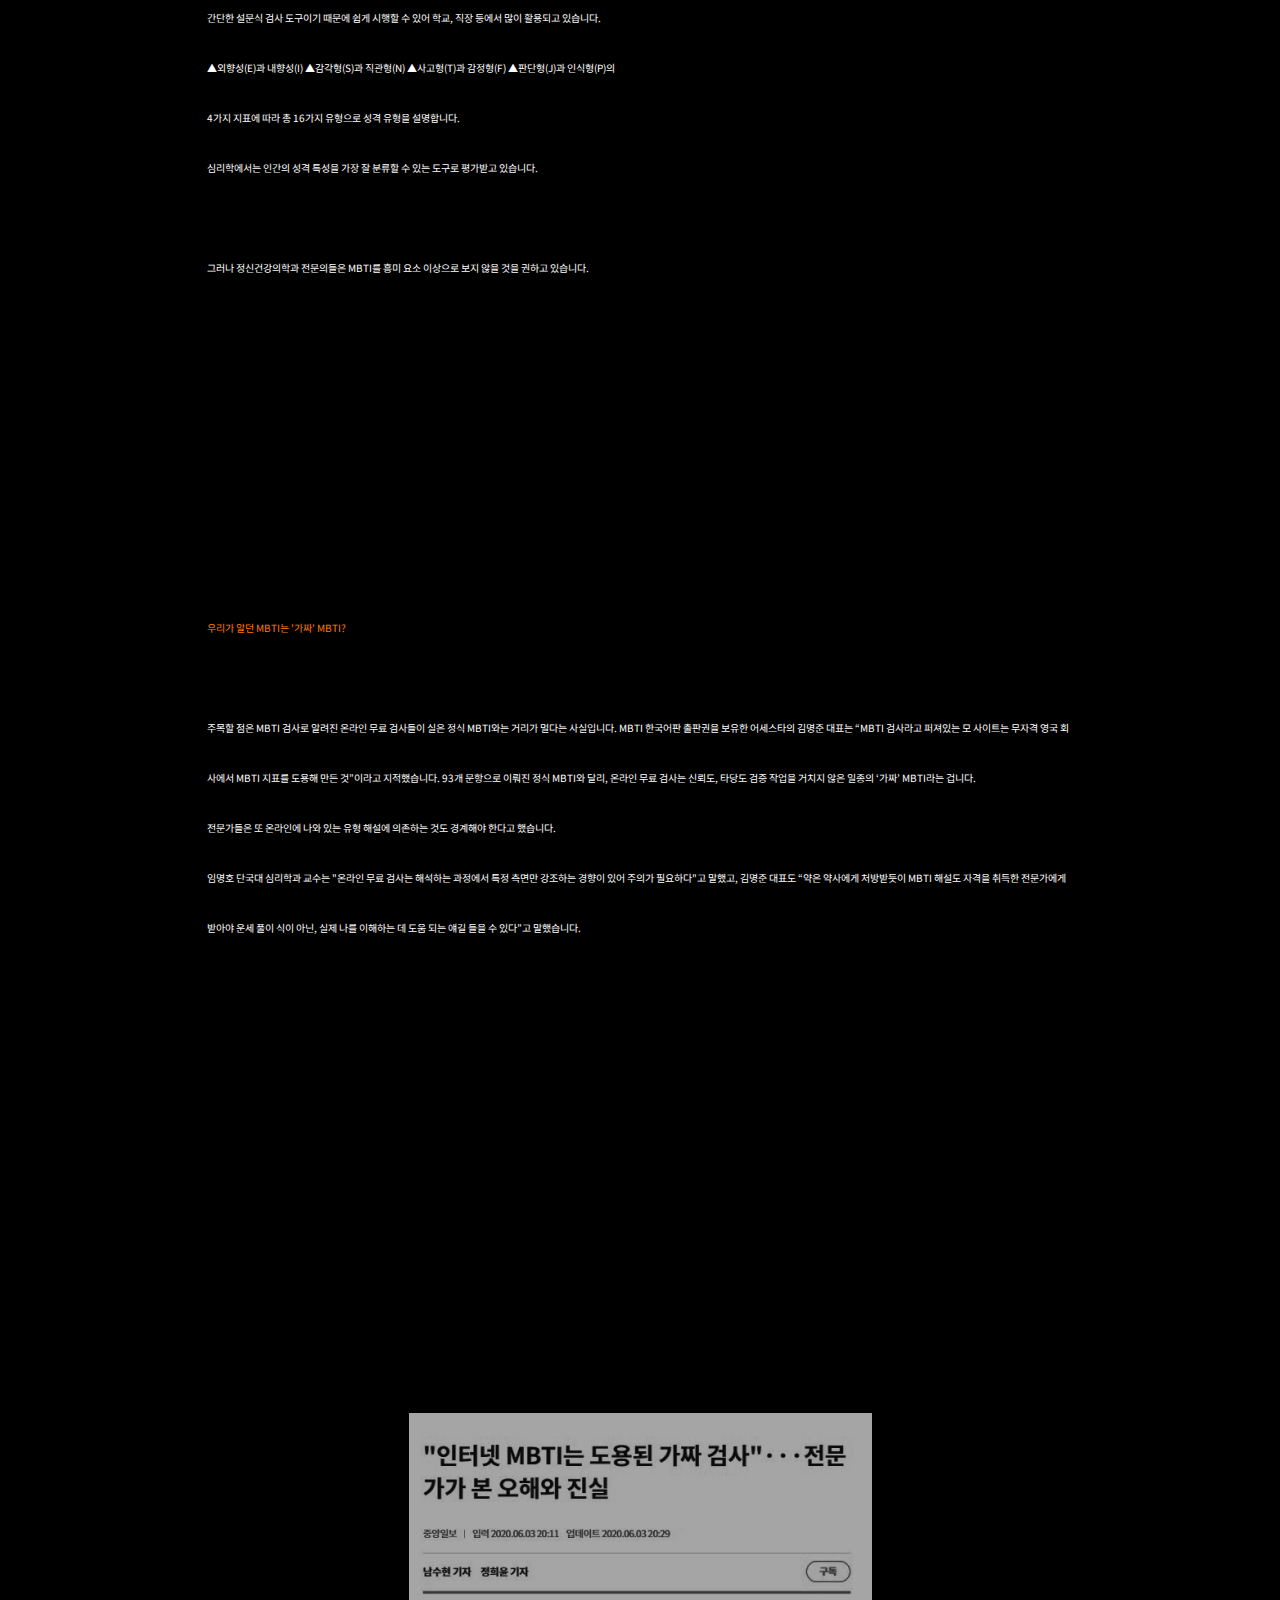
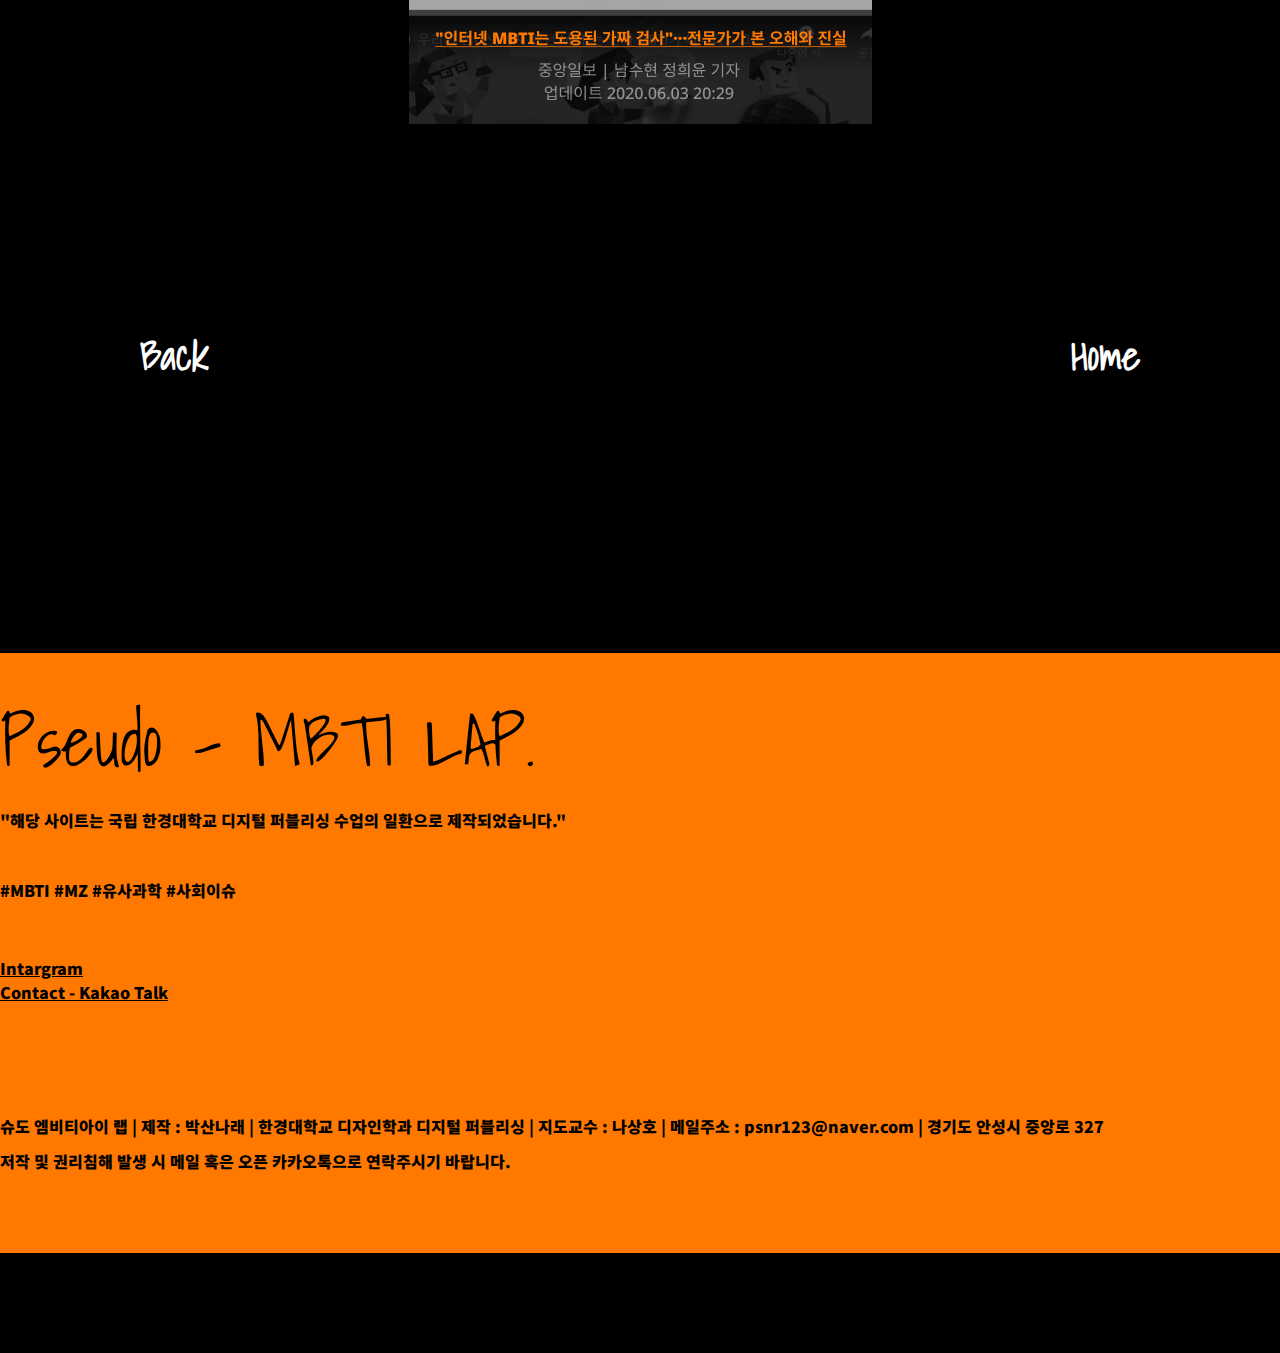
<file: page04.html>
<!DOCTYPE html>
<html lang="en">
<head>
    <meta charset="UTF-8">
    <meta http-equiv="X-UA-Compatible" content="IE=edge">
    <meta name="viewport" content="width=device-width, initial-scale=1.0">
    <title>Pseudo MBTI LAP. '‘진짜’ MBTI의 실체'</title>
    <link rel="stylesheet" href="myStyle.css">
    <link rel="stylesheet2" href="myStyle.css">
    <script src="script.js" defer></script>
    <link rel="icon" href="images/favicon.png" type="image.png">
</head>

<body>


    <div id="mainContainer">
        <section id="head">
            <!--<input type="button" value="Before" onclick="location.href='.html'"> -->

                
                <div class="row">
                    <div id="sidemap" class="col-6" style="text-align: right;">
                        <a href = "page03.html" class="text-en text-20h text-en text-title text-wt" style ="text-decoration:none; text-align: right;"> <br>Before </a>
                    </div>
                </div>
        </section>
<!-- 이곳은 헤더 위의 여백입니다-->
        <section id="beforeheadergr" clickVal = "0">
        </section>   
<!-- 이곳은 헤더 입니다-->
        <section id="header2" clickVal = "1">
            
            <div class="row h-200">
                <div class="col-6">
                </div>
            </div>
            
            <div class="row h-50">
                <div class="col-3">
                    <a href = "index.html" class="col-3 text-en text-20h text-date text-wt" style = "text-decoration:none; text-align: right;">&nbsp&nbspPseudo - MBTI LAP. </a>
                </div>
                    
                <div class="col-3"style="text-align:right">    
                    <p class="text-en text-20h text-date text-wt" style ="text-decoration:none; display:inline-block; text-align:right;"> 2022.XX.XX &nbsp&nbsp</p>
                </div>
            </div>


            <div class="row">
                <div class="col-6">
                    <div>
                        <hr class ="front" style="border: solid 0.5px rgb(92, 92, 92); width: 100%; top: 800px;">
                    </div>
                </div>

            </div>

        </section>



        <section id="header3">

            <div class="row h-300">
                <div class="col-6">
                    <h1 class="text-overtitle2 text-or text-kr text-50h text-center">MBTI도 상담심리학에 이용된다던데?</h1>
                    <p class="text-date2 text-kr text-100h text-wt text-center">‘진짜’ MBTI의 실체</p>
                    <p class="text-overtitle2 text-kr text-50h text-twt text-center">어프|헬스조선</p>
                </div>

            </div>

        </section>




    <!-- 이곳은 메뉴바 입니다-->
        <div id="floatMenu">
            <ul id="menuList">
                <li clickVal = "0"class="text-en text-bsn2 text-50h" > TOP </li>
                <a href="index.html" class="text-en text-bsn1 text-bl text-50h" > BACK </a>
                <li clickVal = "6" class="text-en text-bsn2 text-50h" > BOTTOM </li>
            </ul>
        </div>

<!-- 이곳은 메인 입니다-->
        <section id="main-paper4">
            <div class="row h-200">
            </div>

            <div>
                <hr class ="front" style="border: solid 0.5px rgb(92, 92, 92); width: 100%; top: 800px;">
            </div>

            <div class="h300">
                <div class="col-6 bg-gray" style="text-align: right;">
                <p><br><br><br><br><br><br><br><br><br><br><br><br><br></p>
                </div>
            </div>


            <div class="col-6 h-600 center" style="text-align: center;">
                <img src="images/12.png" alt="ThemeImage" style="width: 409px; height: 638px;">
            </div>

            <div class="row h-300">

            </div>


            <div class="row h-500">
                <div class="col-1"style="text-align: center;"></div>
                    <div class="col-4 bg-gray" style="text-align: center;">
                        <p class="text-nl text-wt text-50h text-kr">
                            최근 성격 유형 검사 중 하나인 MBTI 검사가 인기를 끌고 있습니다. <br>
                            너무 잘 들어맞아 'MBTI는 과학'이라는 농담까지 생길 정도이죠.<br> 
                            인기에 힘입어 MBTI 성격 유형이 적혀진 티셔츠나 폰케이스를 착용해 자신의 개성을
                            드러내는 수단으로<br> 사용하는 사람도 생겼습니다. MBC 예능 '놀면 뭐하니' 출연진도 참여해<br> 포털사이트 실시간 인기검색어 상위권에 오르기도 했습니다.
                        </p>



                            
                    </div>
                <div class="col-1"style="text-align: center;"></div>
            </div>
            <div class="row h-300">

            </div>

            <div class="row h-500">
                <div class="col-1"style="text-align: center;"></div>
                <div class="col-4 bg-gray" style="text-align: left;">
                    <p class="text-nl text-wt text-50h text-kr"><span class="text2-nb2 text-or">쉽게 성격 유형 알 수 있지만… 맹신은 금물</span><br><br>
                    
                        MBTI(Myers-Briggs Type Indicator)는 마이어스(Myers)와 브릭스(Briggs)가 스위스의 정신분석학자인<br> 카를 융(Carl Jung)의 심리 유형론을 토대로 고안한 자기 보고식 성격 유형 검사 도구를 말합니다.<br>

                        간단한 설문식 검사 도구이기 때문에 쉽게 시행할 수 있어 학교, 직장 등에서 많이 활용되고 있습니다.<br> ▲외향성(E)과 내향성(I) ▲감각형(S)과 직관형(N) ▲사고형(T)과 감정형(F) ▲판단형(J)과 인식형(P)의<br>
                        4가지 지표에 따라 총 16가지 유형으로 성격 유형을 설명합니다.<br> 심리학에서는 인간의 성격 특성을 가장 잘 분류할 수 있는 도구로 평가받고 있습니다. <br><br>
                        그러나 정신건강의학과 전문의들은 MBTI를 흥미 요소 이상으로 보지 않을 것을 권하고 있습니다.
                </div>
                <div class="col-1"style="text-align: center;"></div>
            </div>



            <div class="row h-300">

            </div>

            <div class="row h-500">
                <div class="col-1"style="text-align: center;"></div>
                    <div class="col-4 bg-gray" style="text-align: left;">
                        <p class="text-nl text-wt text-50h text-kr"><span class="text2-nb2 text-or">우리가 알던 MBTI는 '가짜' MBTI? </span><br><br>
                            주목할 점은 MBTI 검사로 알려진 온라인 무료 검사들이 실은 정식 MBTI와는 거리가 멀다는 사실입니다. MBTI 한국어판 출판권을 보유한 어세스타의 김명준 대표는 “MBTI 검사라고 퍼져있는 모 사이트는 무자격 영국 회사에서 MBTI 지표를 도용해 만든 것”이라고 지적했습니다. 93개 문항으로 이뤄진 정식 MBTI와 달리, 온라인 무료 검사는 신뢰도, 타당도 검증 작업을 거치지 않은 일종의 ‘가짜’ MBTI라는 겁니다.
                            <br>전문가들은 또 온라인에 나와 있는 유형 해설에 의존하는 것도 경계해야 한다고 했습니다. <br>임명호 단국대 심리학과 교수는 "온라인 무료 검사는 해석하는 과정에서 특정 측면만 강조하는 경향이 있어 주의가 필요하다"고 말했고, 김명준 대표도 “약은 약사에게 처방받듯이 MBTI 해설도 자격을 취득한 전문가에게 받아야 운세 풀이 식이 아닌, 실제 나를 이해하는 데 도움 되는 얘길 들을 수 있다”고 말했습니다.
                        </p>
                    </div>
                <div class="col-1"style="text-align: center;"></div>
            </div>

            
            <div class="row h-300">

            </div>
        



            <div class="row h-500" style="text-align: center;">
                <div class="box col-6">
                    <a href="https://www.joongang.co.kr/article/23792887#home" ><img src="images/Group 1-1.png"></a>
                </div>
            </div>

        </section>



<!-- 이곳은 메인 푸터 사이 여백 입니다-->
    <section id="beforefooter">
        <div class="row">
            <div id="sidemap" style="vertical-align:bottom;" class="col-3">
                <a href = "page03.html" class="text-en text-20h text-en text-title text-wt" style = "text-decoration:none; float:left;">Back</a></div>
            <div id="sidemap" class="col-3" style="text-align: right;">
                <a href = "index.html" class=" text-en text-20h text-en text-title text-wt" style = "text-decoration:none; display:inline-block;">Home</a>
            </div>
        </div>
    </section>


<!-- 이곳은 푸터입니다-->
        <section id="footer" clickVal = "3">
            <div class="row">
                <div>
                    <div class="col-11 h-500 bg-or">
                        <h1 class="text-l text-en text-35h text-undertitle text-bl"><br><br></h1>
                        <a  href = "index.html"class="text-l text-en text-35h text-undertitle text-bl" style = "text-decoration:none;">Pseudo - MBTI LAP.</h1>
                        <br>
                        <h1 class="text-1 text-35h text-kr text-footertext text-bl"><br>"해당 사이트는 국립 한경대학교 디지털 퍼블리싱 수업의 일환으로 제작되었습니다."
                        </h1>
                        <h1 class="text-l text-35h text-en text-kr text-footertext text-bl"><br> #MBTI  #MZ #유사과학 #사회이슈</h1>

                        <a href="https://instagram.com/pseudo_mbtilab?igshid=YmMyMTA2M2Y=" class="text-l text-en text-20h text-kr text-footertext text-bl text-underline"> <br>Intargram</a>
                        <a href="https://open.kakao.com/o/gzA0fPle" class="text-l text-en text-20h text-kr text-footertext text-bl text-underline"> <br>Contact - Kakao Talk </a>
                        <h1 class="text-l text-en text-35h text-kr text-footertext text-bl"><br><br><br>슈도 엠비티아이 랩 | 제작 : 박산나래 | 한경대학교 디자인학과 디지털 퍼블리싱 | 지도교수 : 나상호 | 메일주소 : psnr123@naver.com | 경기도 안성시 중앙로 327<br>
                        저작 및 권리침해 발생 시 메일 혹은 오픈 카카오톡으로 연락주시기 바랍니다.</h1>
                    </div>
                </div>
            </div>
        </section>

<!-- 이곳은 푸터 아래 여백입니다-->
        <section id="underfooter">
            <div class="row">

            </div>
        </section>
    </div>

</body>
</html>
</file>
<file: myStyle.css>
@import url('https://fonts.googleapis.com/css2?family=Gowun+Batang:wght@400;700&family=Noto+Sans+KR:wght@100;500;700;900&family=Shadows+Into+Light&display=swap');

html{
    font-size: 10px;
    
}


*{
    margin: 0px;
    padding: 0%;
}


front{
    z-index: 3;}

.row{
    position: relative;
    display: flex;
    /*아래는 가운데정렬 코드*/
    margin: 0 auto;
    width: 1300px;
}



body{
    background-color: rgb(0, 0, 0);
}


#mainContainer{
    width: 100%;
    display: flex;
    flex-direction: column;
    justify-content: center;
    align-items: center;
}
#beforeheader{
    width: 100%;
    background-color: rgb(0, 0, 0);
    height: 330px;
}

#beforeheadergr{
    width: 1300px;
    background-color: rgb(0, 0, 0);
    height: 100px;
}
#upperheader{
    width: 100%;
    background-color: rgb(0, 0, 0);
    height: 60px;
}

#underheader{
    width: 1300px;
    background-color: rgb(0, 0, 0);
    height: 60px;
}

#beforefooter{
    display: inline-flex;
    width: 1000px;
    background-color: rgb(0, 0, 0);
    height: 330px;
}

#underfooter{
    width: 100%;
    background-color: rgb(0, 0, 0);
    height: 100px;
}

#header{
    justify-content: center;
	display: flex;
    width: 100%;
    background-color: rgba(255, 121, 0, 1);
    height: 180px;
    z-index: 2;
}






/*해당 부분의 배경이 문제의 png이미지입니다*/
#header2{
    justify-content: center;
    width: 1300px;
    background-image: url("images/a.png");
    background-repeat: no-repeat;
    background-color: rgba(255, 119, 0, 0);
    height: 400px;
    z-index: 2;
}

.img-button{
    background: url( "images/Frame 25.png" ) 
    no-repeat;
    border: none;
    cursor: pointer;
}


/*아래는 헤더의 텍스트를 세로 가운데 정렬*/
#headertitle {
    line-height: 176px;
    vertical-align: middle;
    }



#main{
	align-items: center;
    width: 1300px;
    background-color:rgb(0, 0, 0);
    height: 1000px;
    z-index: 1;
}

#mainimg{
	align-items: center;
    width: 1300px;
    background-repeat: no-repeat;
    background-size:contain;
    background-color:rgb(0, 0, 0);
    height: 1000px;
    z-index: 1;
}

#main-paper0{
	align-items: center;
    justify-content: center;
    width: 1300px;
    height: 443px;
    z-index: 1;
    background-color:rgb(36, 36, 36);
}
#main-paper{
	align-items: center;
    justify-content: center;
    width: 1300px;
    background-color: rgb(36, 36, 36);
    height: 6800px;
    z-index: 0;
}


#footer{
    width: 100%;
    background-color: rgba(255, 121, 0, 1);
    height: 600px;
	position: relative;
    z-index: 1;
}

#floatMenu{
    display: flex;
    align-items: center;
    flex-direction: column;
    justify-content: center;
    position: fixed;
    width: 120px;
    height: 180px;
    background-color:rgb(204, 171, 62,1);
    left: 50%;
    margin-left: 600px;
    top: 400px;
    z-index: 2;
}

#floatMenu ul li:hover{background-color: rgb(0, 0, 0);
    color: rgb(255, 255, 255);
    font-style: italic;
    font-style: italic;
    text-decoration: line-through;}

#floatMenu ul a{text-decoration:none;}

#floatMenu ul a:hover{background-color: rgb(0, 0, 0);
    color: rgb(255, 255, 255);
    font-style: italic;
    font-style: italic;
    text-decoration: line-through;}

#sidemap a:hover{background-color: rgb(255, 255, 255);
    color: rgb(0, 0, 0);
    font-style: italic;
    font-style: italic;
    text-decoration: line-through;}

#menuList{
    justify-content: center;
    margin: 30px 10px;
}

#floatMenu2{
    position: fixed;
    background-color: rgb(0, 0, 0);
    top: 190px;
    height:0px;
    z-index: 0;
}

.hr{align-items: center;
    z-index: 2;
}

.abs{position:absolute}
.rel{position:relative}



/*칼럼,박스의 설정*/
.col-1{width: 16.66%;}
.col-2{width: 33.33%;}
.col-3{width: 50%;}
.col-4{width: 66.66%;}
.col-5{width: 83.33%;}
.col-6{width: 100%;}

.h-50{height: 50px;}
.h-100{height: 100px;}
.h-150{height: 150px;}
.h-200{height: 200px;}
.h-300{height: 300px;}
.h-400{height: 400px;}
.h-500{height: 510px;}
.h-600{height: 610px;}
.h-700{height: 720px;}
.h-792{height: 792px;}
.h-1000{height: 1000px;}
.h-1400{height: 1400px;}

.bg-bl{background-color: rgb(0, 0, 0);}
.bg-or{background-color: rgba(255, 121, 0, 1)}
.bg-img {
    background-color: rgba(255, 255, 0, 0);
}
/* 컬럼 스타일 */

/* 텍스트 스타일 */
.text-en{font-family: 'Shadows Into Light', cursive;}
.text-kr{font-family: 'Noto Sans KR', sans-serif;}
.text-kr2{font-family: 'Gowun Batang', serif;}

.text-title{font-size: 40px; font-weight: 600;}
.text-undertitle{font-size: 70px; font-weight: 400;}
.text-overtitle{font-size: 20px; font-weight: 800;}
.text-overtitle2{font-size: 20px; font-weight: 500;}
.text-overtitle3{font-size: 70px; font-weight: 600;}
.text-sn{font-size: 16px; font-weight: 400;}
.text-bsn{font-size: 18px; font-weight: 700;}
.text-n{font-size: 20px; font-weight: 600;}
.text-bsn1{font-size: 22px; font-weight: 800;}
.text-bsn2{font-size: 22px; font-weight: 800;}
.text-menu{font-size: 16px; font-weight: 500;}
.text-bsbTitle{font-size: 20px; font-weight: 800;}
.text-sbTitle{font-size: 16px; font-weight: 500;}
.text-date{font-size: 24px; font-weight: 400;}
.text-date2{font-size: 50px; font-weight: 400;}
.text-footertext{font-size: 16px; font-weight: 900;}

.text-or{color: rgba(255, 121, 0, 1);}
.text-bl{color: black;}
.text-wt{color: rgb(255, 255, 255);}
.text-twt{color: rgba(255, 255, 255, 0.5);}


.text-center{text-align: center;}
.text-left{text-align: left;}
.text-right{text-align: right;}
.text-underline{text-decoration-line: underline;}

.text-l{left: 328px;}
.text-r{left: 328px;}

.text-15h{line-height: 20px;}
.text-35h{line-height: 35px;}
.text-50h{line-height: 50px;}
.text-80h{line-height: 80px;}
.text-100h{line-height: 100px;}

/* 자간 */
.p01{word-spacing:1.1px}
/* 행길이 */
.p02{column-width:px}
/* 행간 */

/* 텍스트 스타일 */

.image-fit{
	width: 100%;
	margin: 0;}

.z-index{
    z-index: initial;
}

ul{
    height: 80px;
    display: flex;
    flex-direction: column;
    justify-content: space-around;
    align-items: center;
}

li{
    color: rgb(0, 0, 0);
    list-style: none;
}


.bt_custom { filter:opacity(0);}
.bt_custom:hover {filter: none;}

#bt1{
    position: absolute;
    top: 125px; 
    left: 220px;
    transform: scale(1.15);
}

#center{
    justify-content: center;
    align-items: center;
}

#bt2{
    position: absolute;
    height: 96px; 
    width: 130px;
    top: 80px; 
    left: 740px;
    transform: scale(1.15);
}

#bt3{
    position: absolute;
    top: 73px; 
    left: 995px;
    transform: scale(1.18);
}

#bt4{
    position: absolute;
    height: 96px; 
    width: 130px;
    top: 365px; 
    left: 895px;
    transform: scale(1.15);
}

#mouse{
    transform: scale(1.5);
    position: absolute;
    top: -10px; 
    left: 290px;
}

.parent{
    position: relative;
    background: rgba(255,0,0,0.5);
}

.kids{
    position: absolute;
    top: 10px; left: 10px; right: 10px; bottom: 10px;
}

.outer{
    position: relative;
    width: 1300px;
    height: 500px;
    }
.bottom{
    position: absolute;
    bottom: -350px;
    left: 900;
    width: 1300px;
    }

.bottom2{
    position: absolute;
    bottom: 0;
    left: 500;
    width: 1300px;
    }

.bottom3{
    position: absolute;
    bottom: 0;
    left: 350px;
    width: 1300px;
    }



.topright{
    position: absolute;
    top: 80em;
    left: 10em;
    width: 1000px;
    padding: 4px;
    font-weight: bold;
    font-size: 11px;
    }

    .topright2{
        position: absolute;
        top: 40em;
        left: -15.1em;
        width: 1000px;
        padding: 4px;
        font-weight: bold;
        font-size: 11px;
        }


/*
#buttons{
    position: relative;
    background: linear-gradient(180deg, #441DB2 0%, #0d0425 100%);
    width: 13rem;
    overflow: hidden;
    box-shadow: 15px 15px 25px black;        
    z-index: 3;
}

.bt1{
    background-image:url(images/p1_bt1.png);
    background-repeat: no-repeat;
    background-size:contain;
    width: 100%;

    transform: scale(0.1);
    transition: all 0.25s linear;
}

.bt1:hover{
    background-image:url(images/p1_hover.png);
    background-repeat: no-repeat;
    background-size:contain;
    color: rgb(255, 255, 255);
    font-style: italic;
    text-decoration: line-through;}


.buttons a:hover img {
    opacity: 0.2;
    transform: scale(0.1);}

*/
</file>
